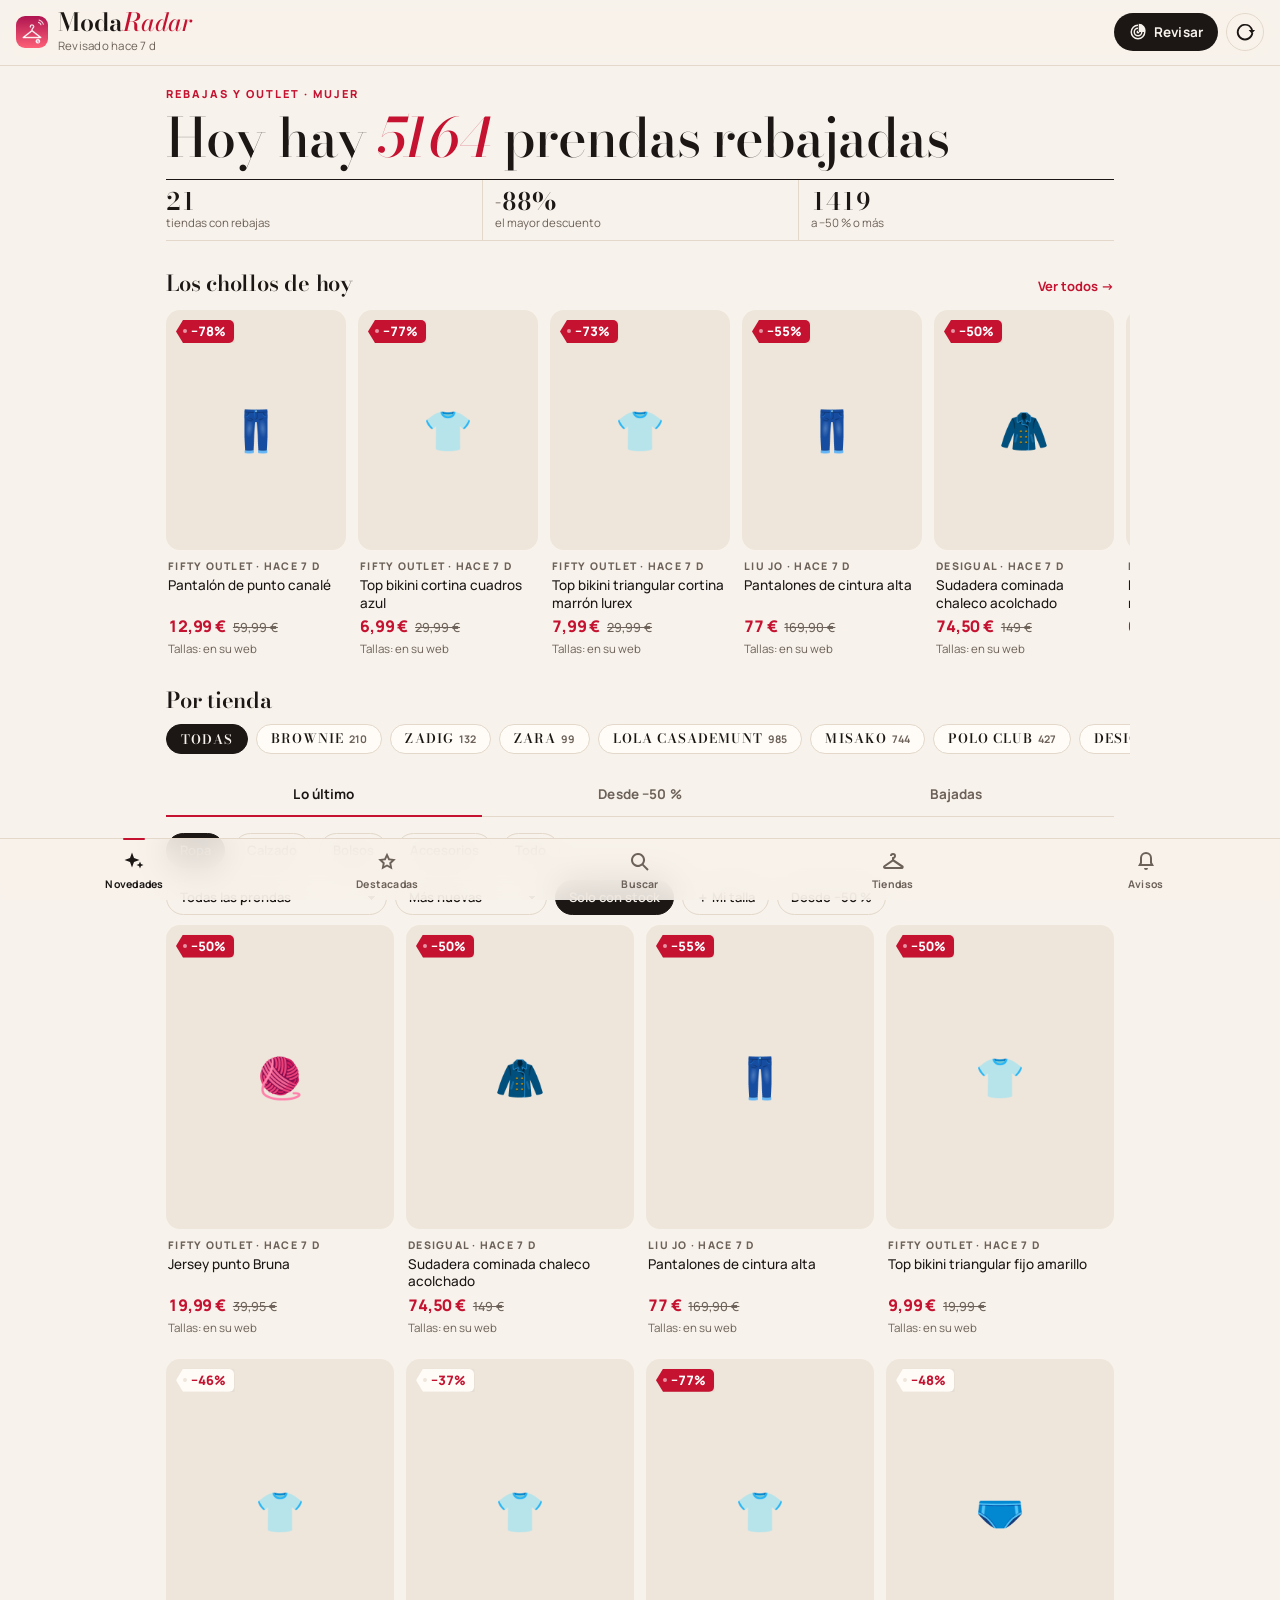
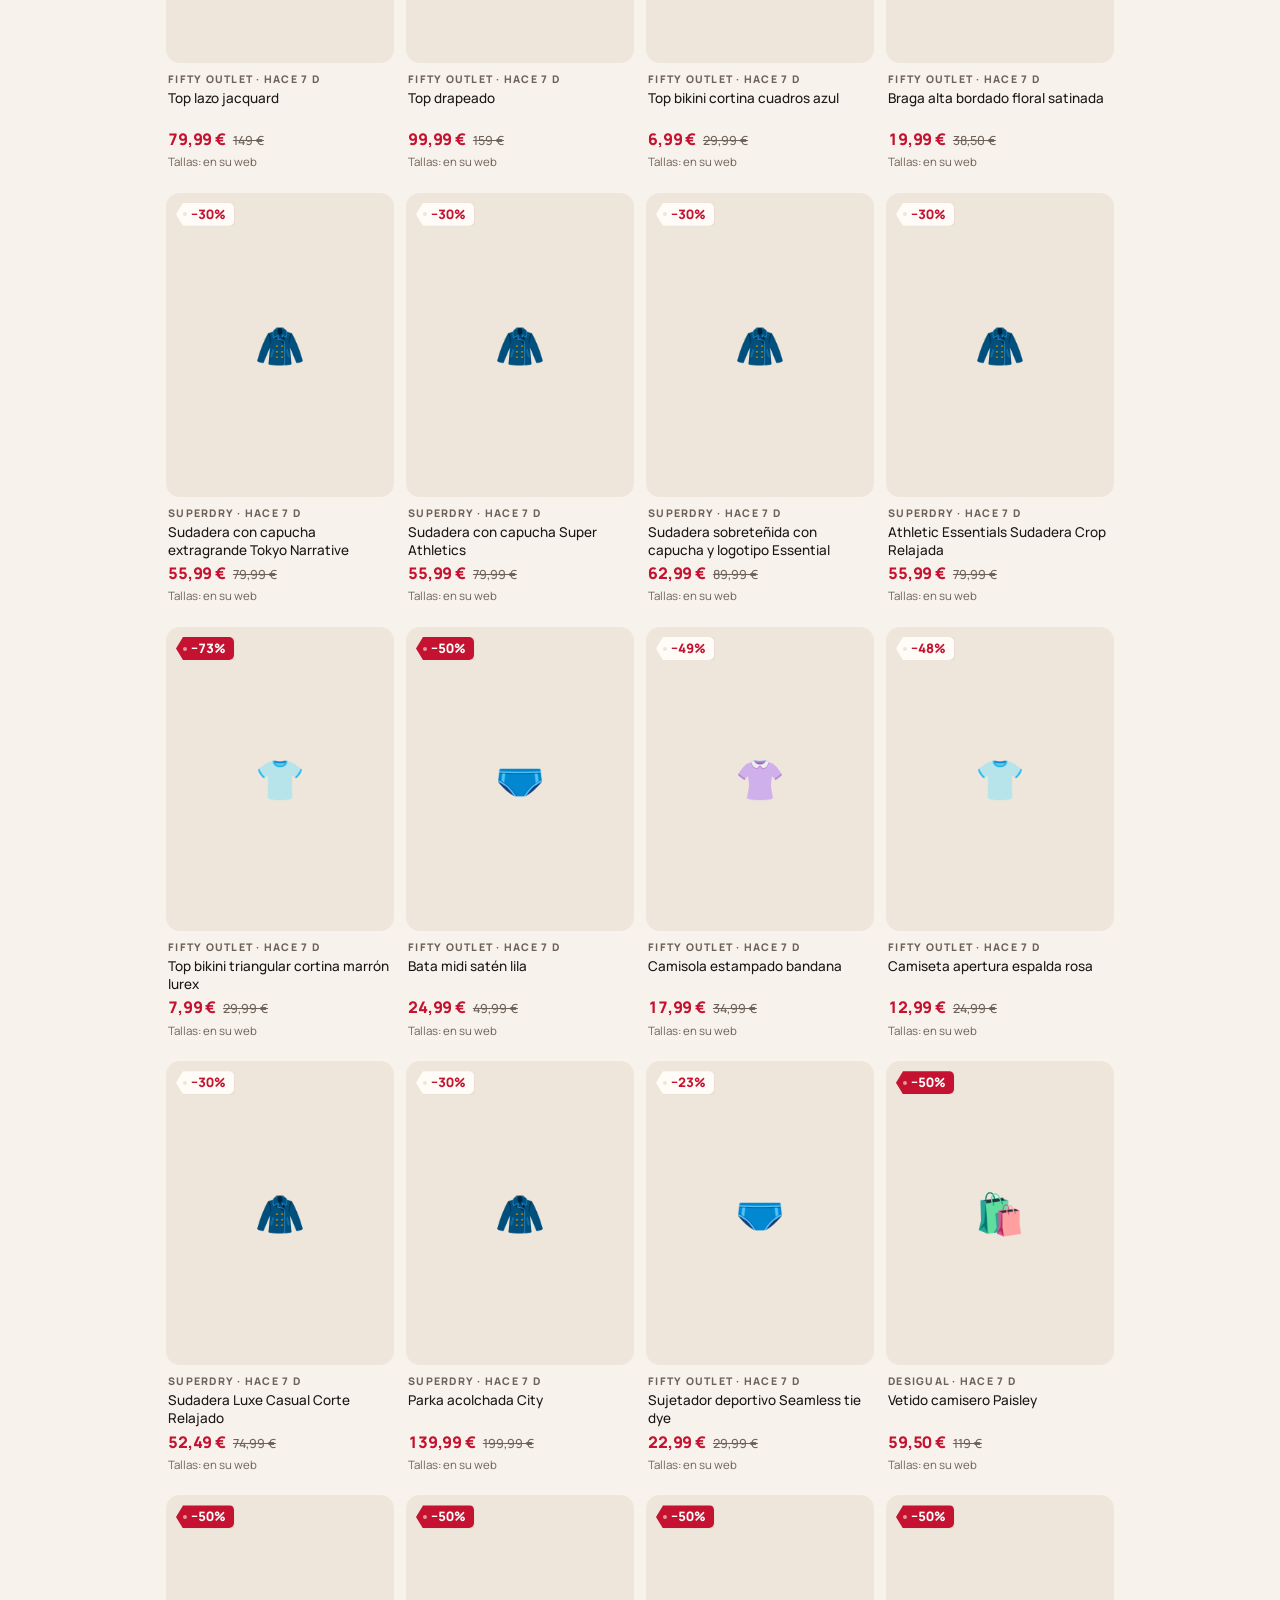
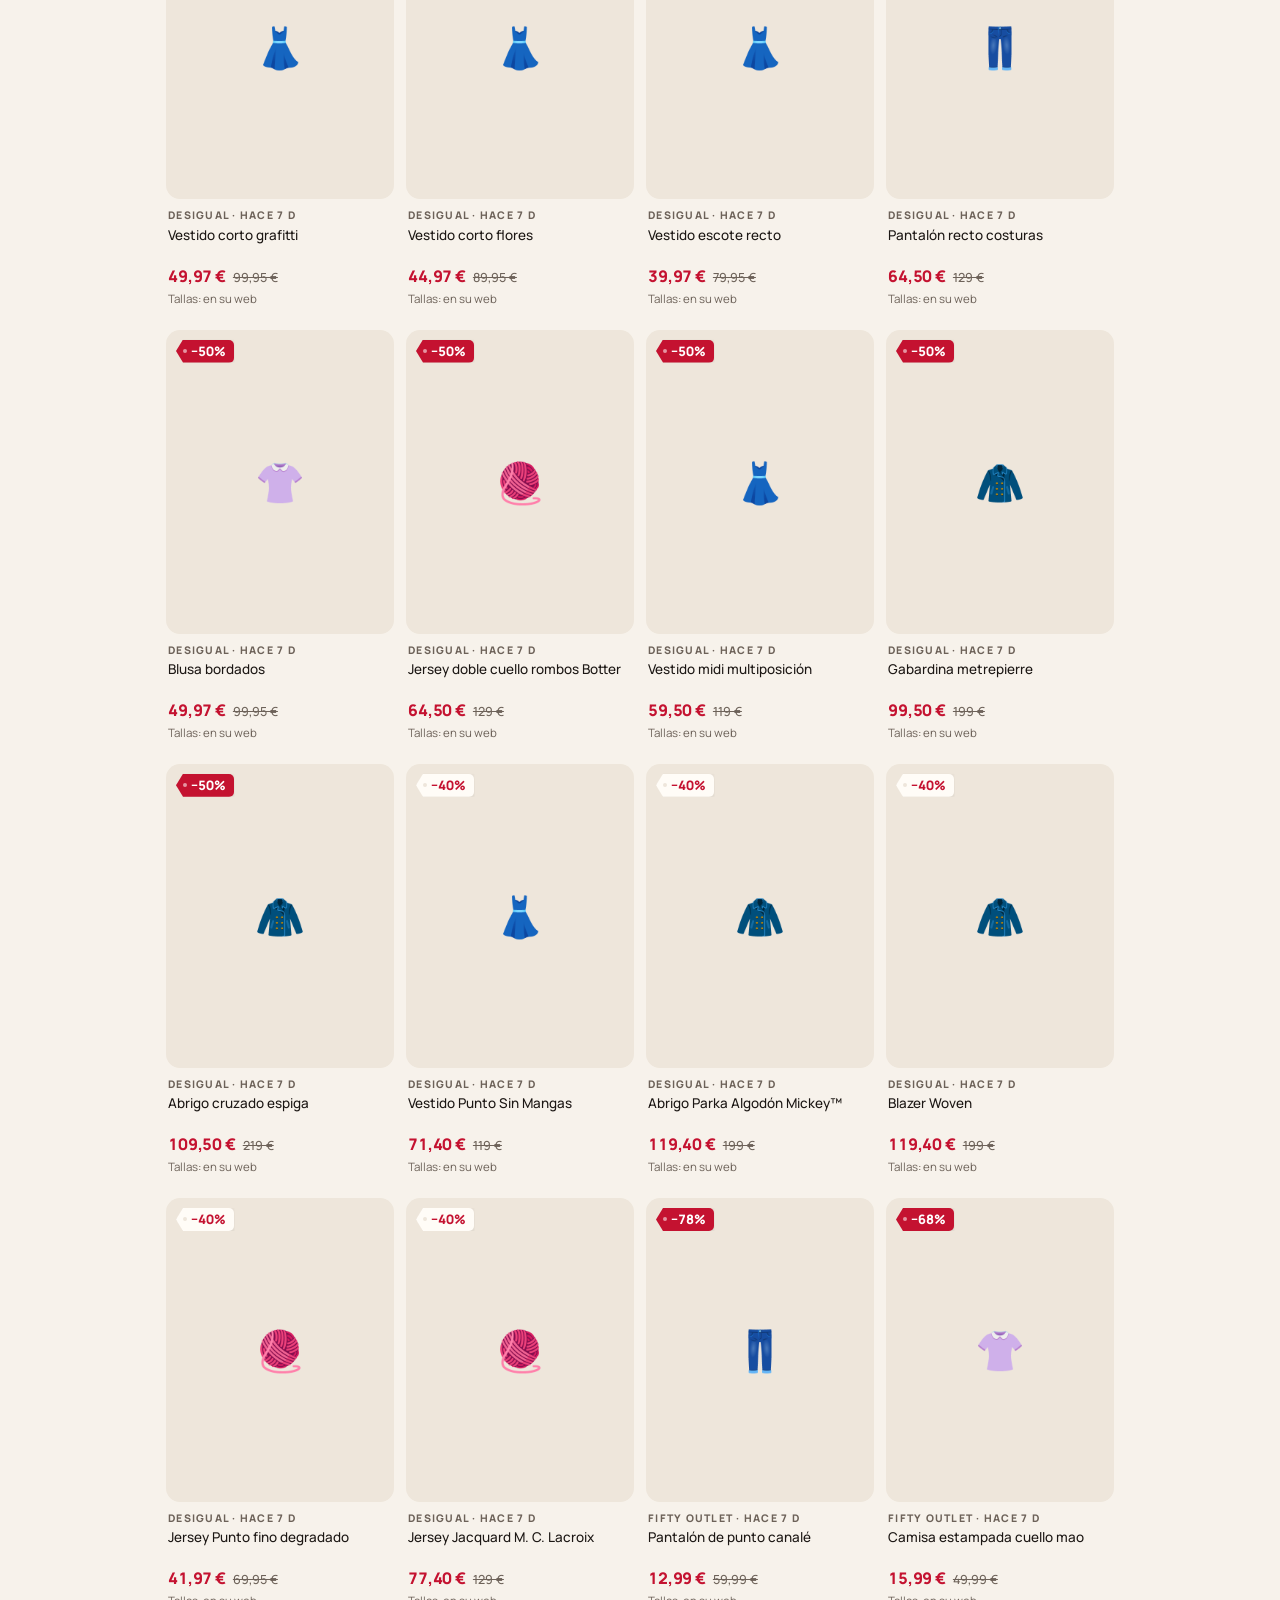
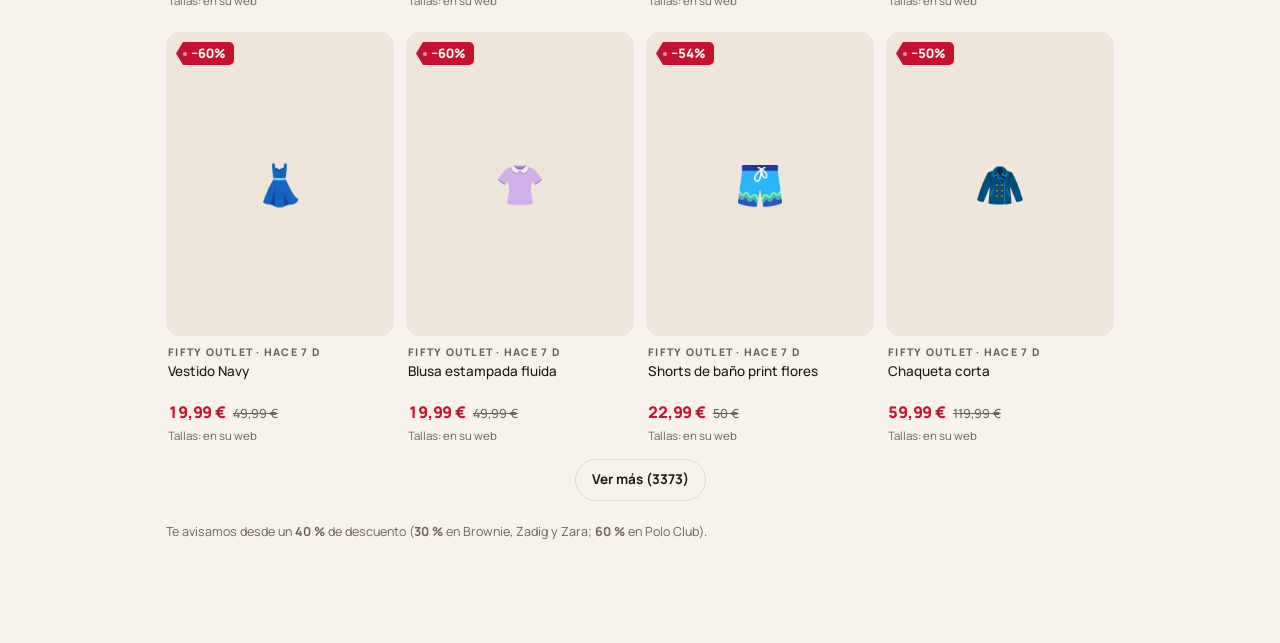
<file: docs/index.html>
<!doctype html>
<html lang="es">
<head>
  <meta charset="utf-8">
  <meta name="viewport" content="width=device-width, initial-scale=1, viewport-fit=cover">
  <title>ModaRadar</title>
  <meta name="description" content="Avisos de rebajas y outlet de moda mujer: Zara, Brownie, Zadig&amp;Voltaire y más tiendas.">
  <meta name="theme-color" content="#f7f2eb" media="(prefers-color-scheme: light)">
  <meta name="theme-color" content="#14100e" media="(prefers-color-scheme: dark)">
  <meta name="apple-mobile-web-app-capable" content="yes">
  <meta name="mobile-web-app-capable" content="yes">
  <meta name="apple-mobile-web-app-title" content="ModaRadar">
  <meta name="apple-mobile-web-app-status-bar-style" content="default">
  <meta name="format-detection" content="telephone=no">
  <link rel="manifest" href="manifest.webmanifest">
  <link rel="icon" type="image/png" sizes="192x192" href="icons/icon-192.png">
  <link rel="apple-touch-icon" href="icons/apple-touch-icon.png">
  <link rel="preconnect" href="https://fonts.googleapis.com">
  <link rel="preconnect" href="https://fonts.gstatic.com" crossorigin>
  <link rel="stylesheet" href="https://fonts.googleapis.com/css2?family=Bodoni+Moda:ital,opsz,wght@0,6..96,400..800;1,6..96,400..700&family=Manrope:wght@400;500;600;700;800&display=swap">
  <link rel="stylesheet" href="styles.css">
</head>
<body>
  <header class="topbar">
    <div class="brand">
      <img src="icons/icon-192.png" alt="" width="32" height="32">
      <div>
        <h1 class="wordmark">Moda<em>Radar</em></h1>
        <p id="updated" class="muted">Cargando…</p>
      </div>
    </div>
    <div class="top-actions">
      <button id="runnow" class="run-btn" aria-label="Revisar las tiendas ahora">
        <svg viewBox="0 0 24 24" width="18" height="18" aria-hidden="true"><path fill="currentColor" d="M12 2a10 10 0 1 0 10 10h-2a8 8 0 1 1-8-8V2Zm0 4a6 6 0 1 0 6 6h-2a4 4 0 1 1-4-4V6Zm0 4a2 2 0 1 0 2 2h-2v-2Zm1-8.9V12h8.9A9 9 0 0 0 13 1.1Z"/></svg>
        <span>Revisar</span>
      </button>
      <button id="refresh" class="icon-btn" aria-label="Recargar los datos">
        <svg viewBox="0 0 24 24" width="22" height="22" aria-hidden="true"><path fill="currentColor" d="M12 5a7 7 0 0 1 6.6 4.7h-2.6l3.5 4.3 3.5-4.3h-2.3A9 9 0 1 0 21 13h-2a7 7 0 1 1-7-8Z"/></svg>
      </button>
    </div>
  </header>
  <div id="toast" class="toast" role="status" aria-live="polite" hidden></div>

  <div id="install-hint" class="install-hint" hidden>
    <span>Instálala: pulsa <b>Compartir</b> <svg viewBox="0 0 24 24" width="16" height="16" aria-hidden="true"><path fill="currentColor" d="M12 2 7.5 6.5l1.4 1.4L11 5.8V15h2V5.8l2.1 2.1 1.4-1.4L12 2ZM5 10v10a2 2 0 0 0 2 2h10a2 2 0 0 0 2-2V10h-3v2h1v8H7v-8h1v-2H5Z"/></svg> y luego <b>Añadir a pantalla de inicio</b>.</span>
    <button class="link-btn" data-dismiss-install>Cerrar</button>
  </div>

  <main id="view" tabindex="-1">
    <div class="hero" aria-hidden="true"><div class="skel line short"></div><div class="skel line" style="height:38px;margin-top:14px"></div><div class="skel line" style="height:38px;width:70%"></div></div>
    <div class="grid" style="margin-top:28px" aria-hidden="true">
      <div><div class="skel media"></div><div class="skel line short"></div><div class="skel line"></div></div>
      <div><div class="skel media"></div><div class="skel line short"></div><div class="skel line"></div></div>
      <div><div class="skel media"></div><div class="skel line short"></div><div class="skel line"></div></div>
      <div><div class="skel media"></div><div class="skel line short"></div><div class="skel line"></div></div>
    </div>
  </main>

  <nav class="tabbar" role="tablist">
    <button role="tab" data-tab="novedades" aria-selected="true">
      <svg viewBox="0 0 24 24" aria-hidden="true"><path fill="currentColor" d="M10 2.5 12 8l5.5 2-5.5 2-2 5.5L8 12l-5.5-2L8 8l2-5.5Zm8 9 1 2.5 2.5 1-2.5 1-1 2.5-1-2.5-2.5-1 2.5-1 1-2.5Z"/></svg>
      <span>Novedades</span>
    </button>
    <button role="tab" data-tab="destacadas" aria-selected="false">
      <svg viewBox="0 0 24 24" aria-hidden="true"><path fill="currentColor" d="m12 2.8 2.7 5.6 6.1.8-4.5 4.2 1.1 6.1L12 16.6l-5.4 2.9 1.1-6.1-4.5-4.2 6.1-.8L12 2.8Zm0 4.5-1.4 2.9-3.2.4 2.4 2.2-.6 3.2 2.8-1.5 2.8 1.5-.6-3.2 2.4-2.2-3.2-.4L12 7.3Z"/></svg>
      <span>Destacadas</span>
    </button>
    <button role="tab" data-tab="buscar" aria-selected="false">
      <svg viewBox="0 0 24 24" aria-hidden="true"><path fill="currentColor" d="M10 3a7 7 0 0 1 5.6 11.2l5.1 5.1-1.4 1.4-5.1-5.1A7 7 0 1 1 10 3Zm0 2a5 5 0 1 0 0 10 5 5 0 0 0 0-10Z"/></svg>
      <span>Buscar</span>
    </button>
    <button role="tab" data-tab="tiendas" aria-selected="false">
      <svg viewBox="0 0 24 24" aria-hidden="true"><path fill="currentColor" d="M12 3a3 3 0 0 1 3 3c0 1.2-.7 2.2-1.7 2.7l-.3.1v.6l8.2 5.6A2 2 0 0 1 20.1 19H3.9a2 2 0 0 1-1.1-3.6L11 9.8V8a1 1 0 0 1 .7-1A1 1 0 1 0 11 6H9a3 3 0 0 1 3-3Zm0 8.5L4 17h16l-8-5.5Z"/></svg>
      <span>Tiendas</span>
    </button>
    <button role="tab" data-tab="avisos" aria-selected="false">
      <svg viewBox="0 0 24 24" aria-hidden="true"><path fill="currentColor" d="M12 2a6 6 0 0 1 6 6v4.6l2 3.4H4l2-3.4V8a6 6 0 0 1 6-6Zm0 2a4 4 0 0 0-4 4v5.2L7.5 14h9l-.5-.8V8a4 4 0 0 0-4-4Zm-2 14h4a2 2 0 0 1-4 0Z"/></svg>
      <span>Avisos</span>
    </button>
  </nav>

  <script src="app.js" defer></script>
</body>
</html>
</file>
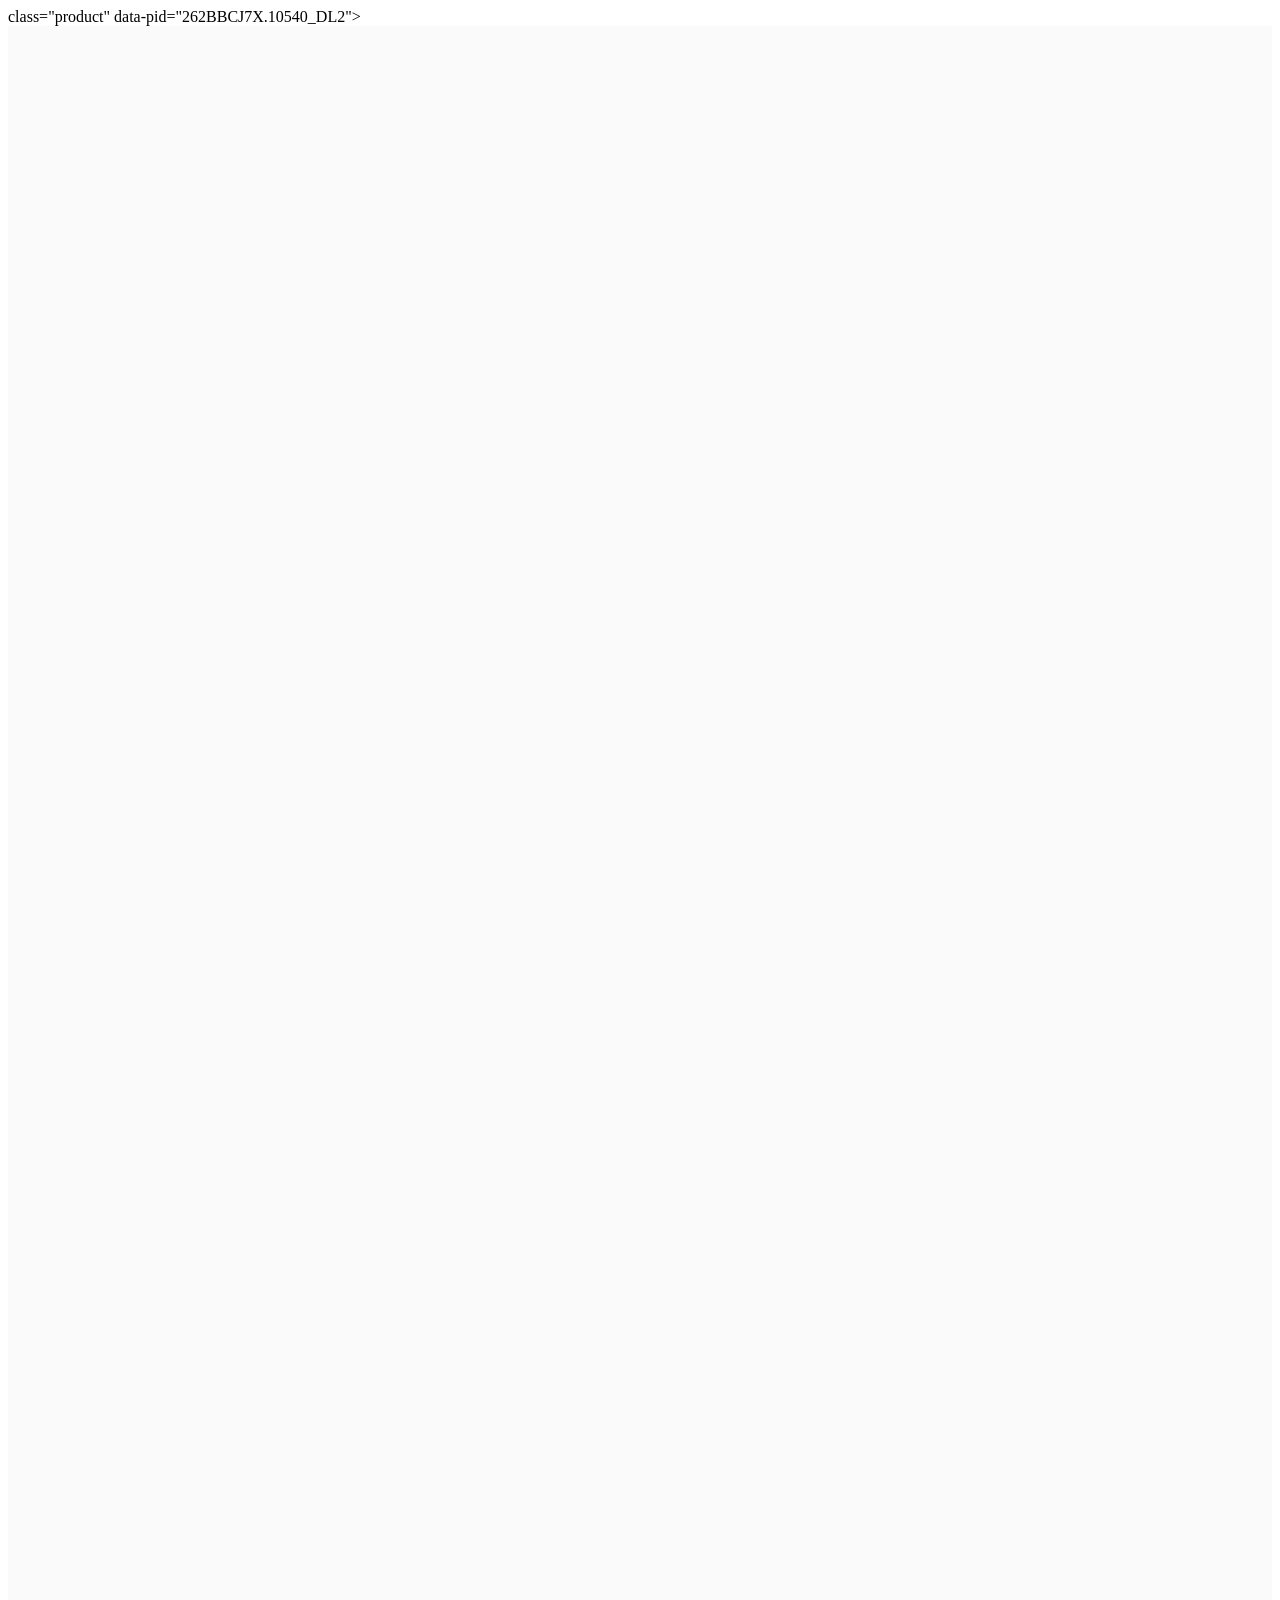
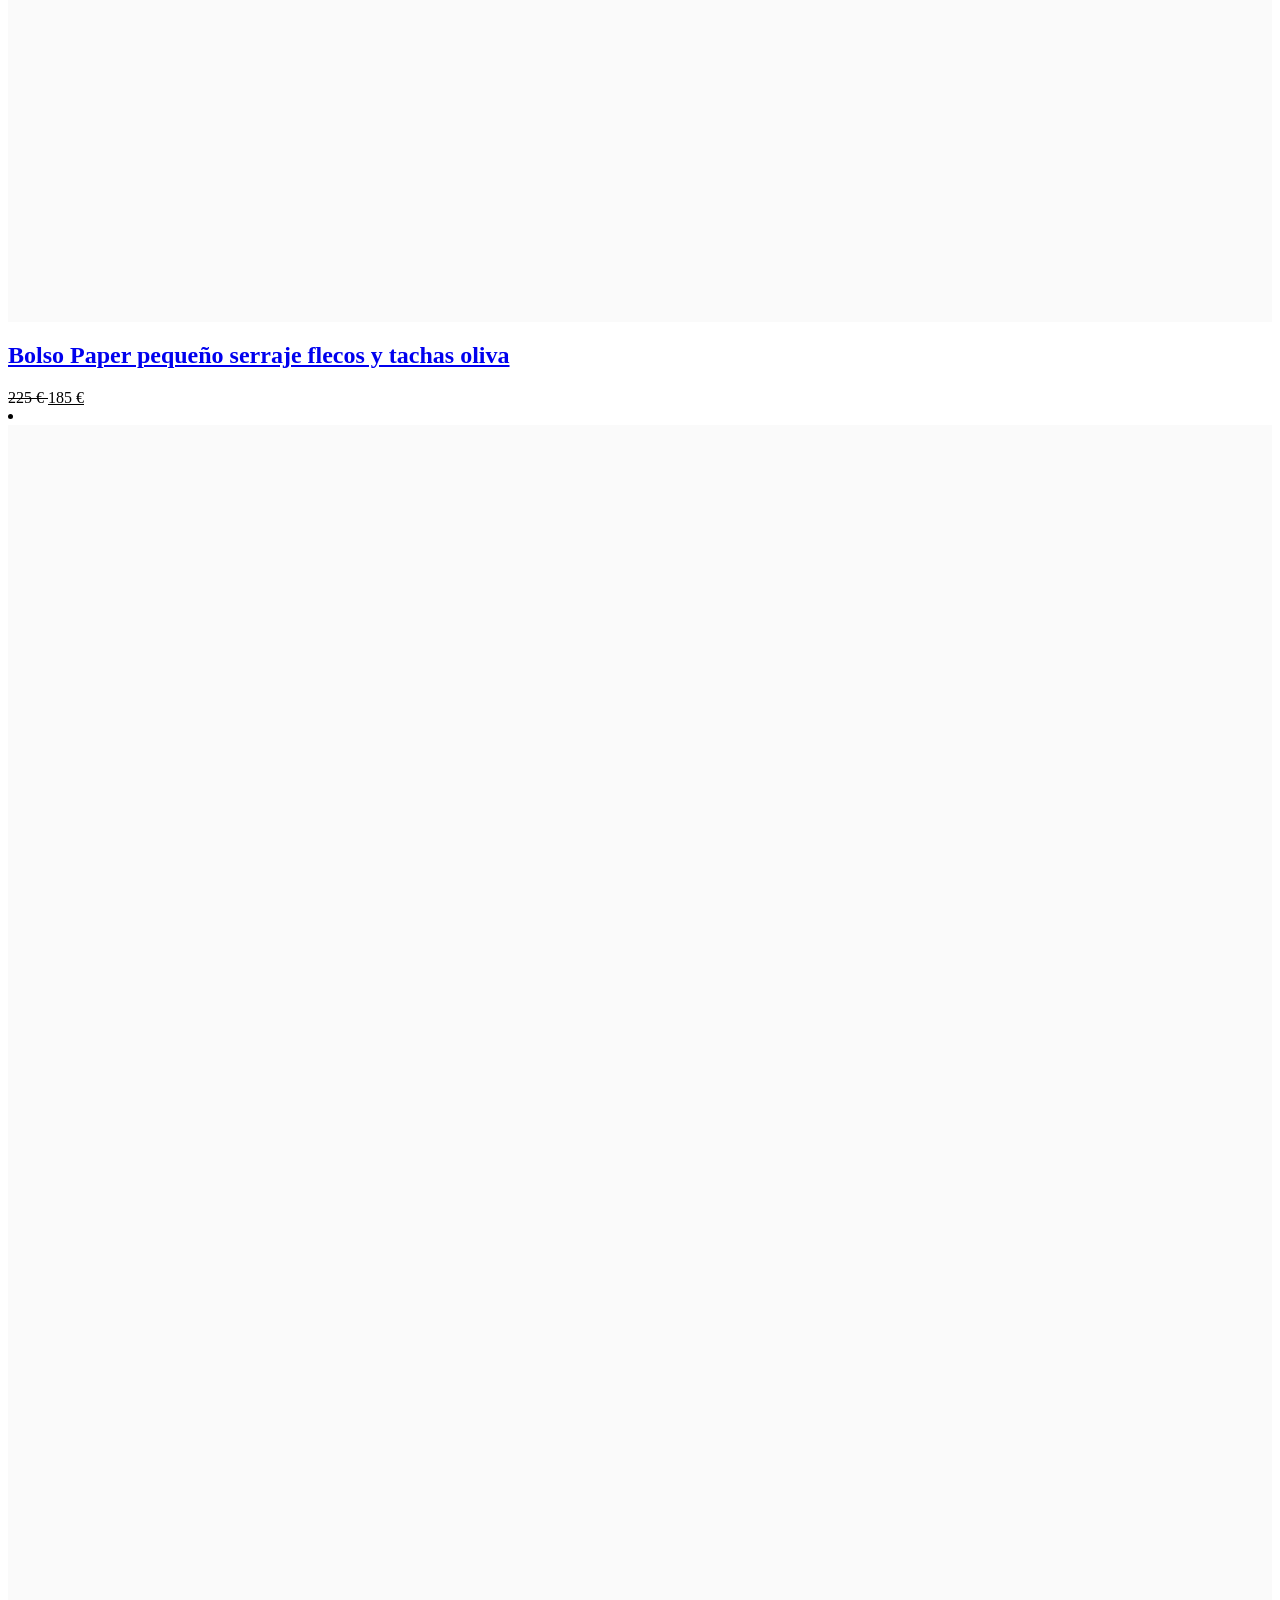
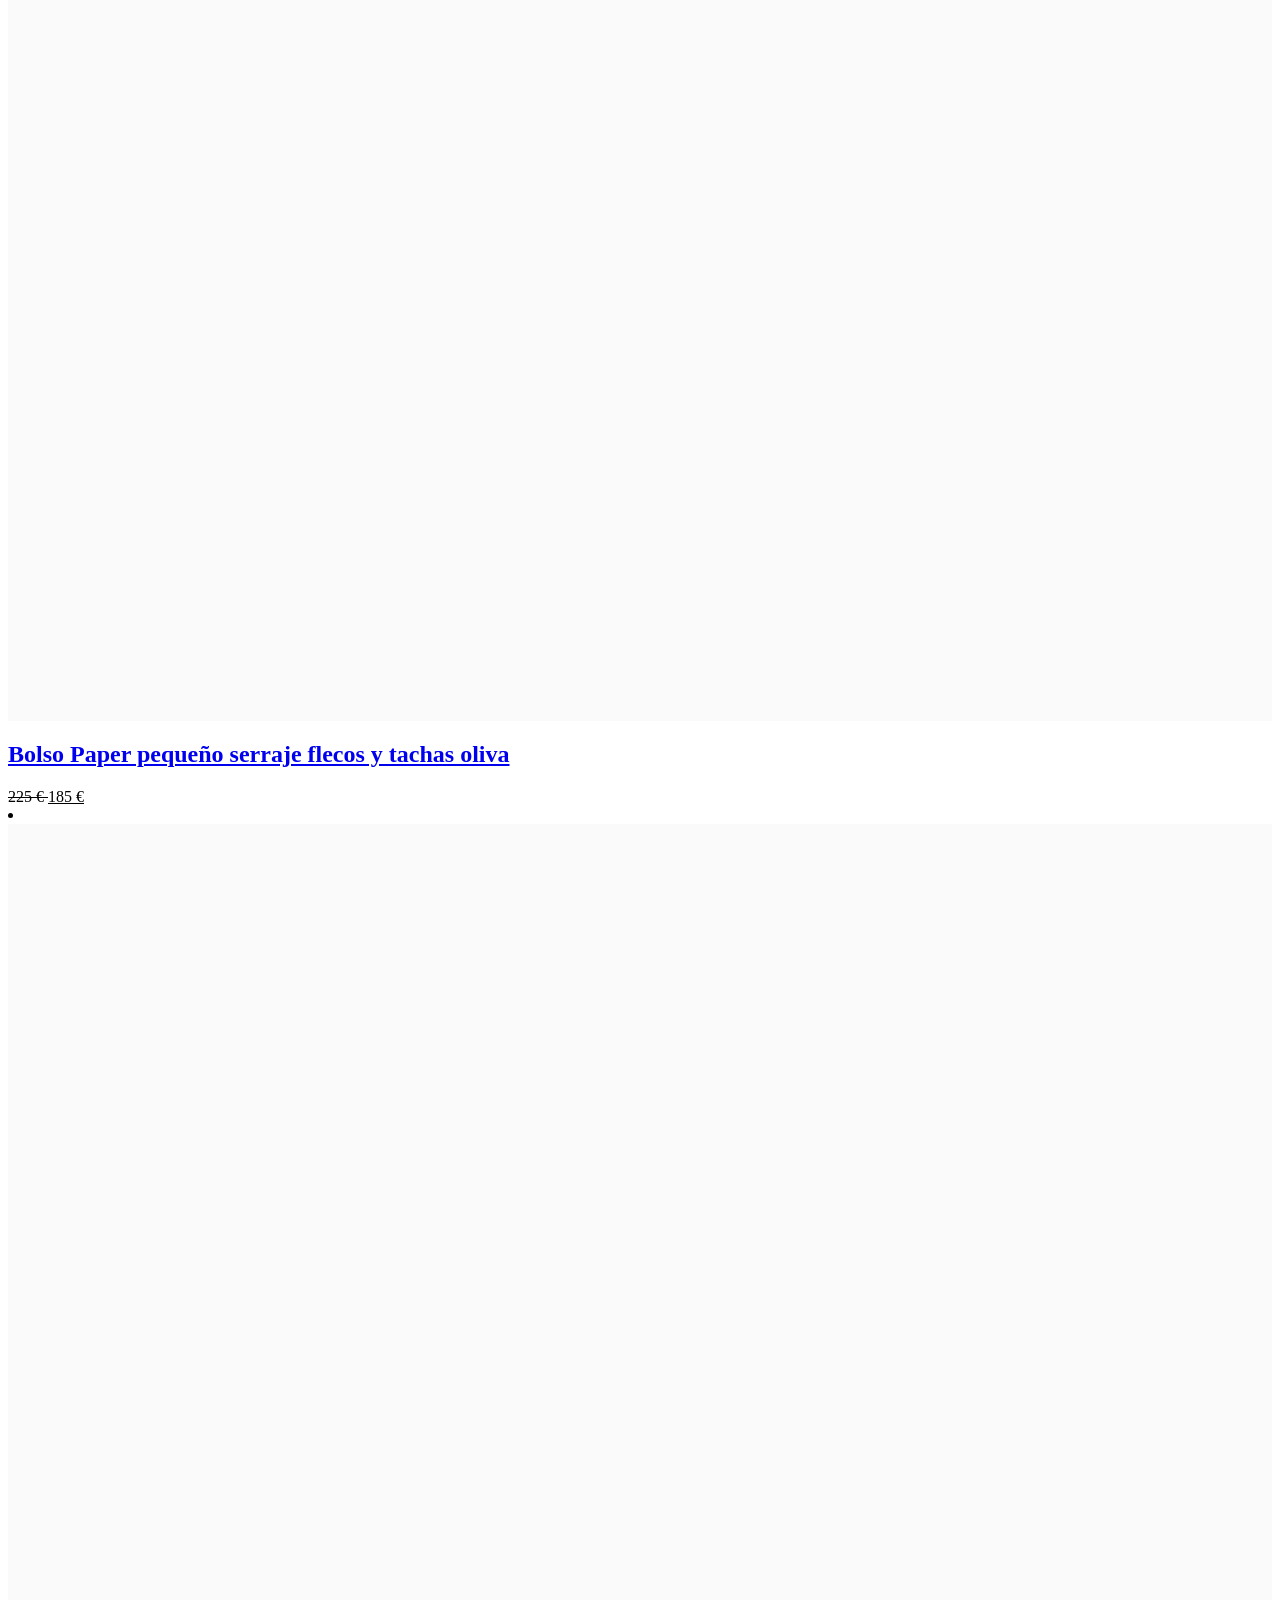
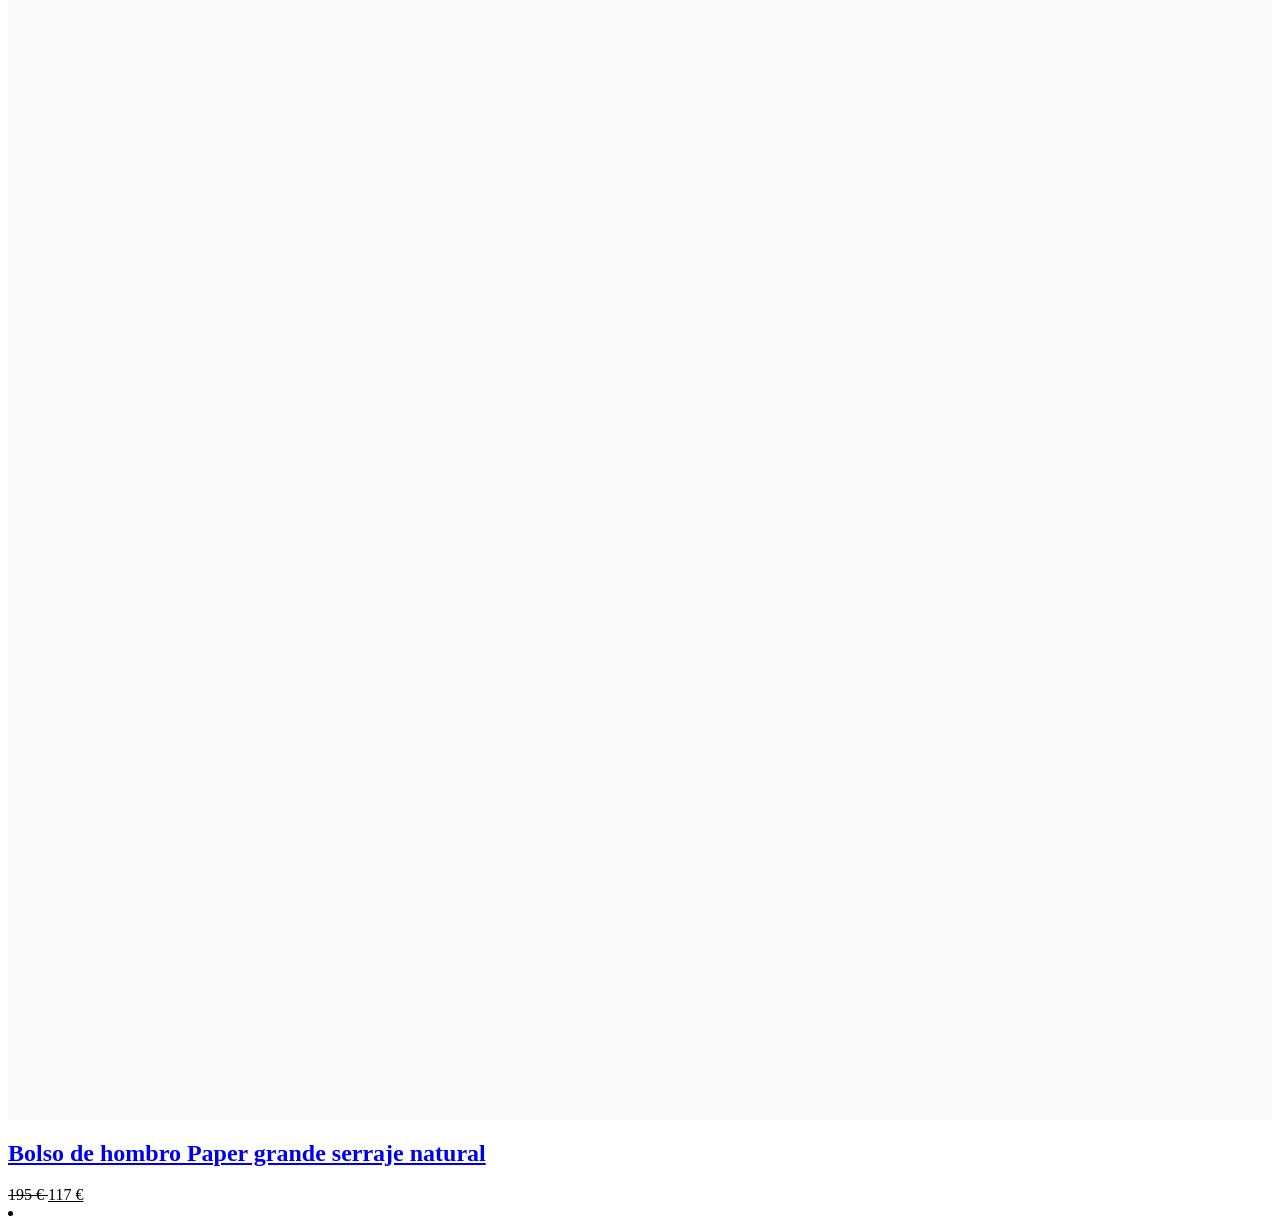
<file: tests/fixtures/sfcc_bimba.html>
<html><body><div class="grid">class="product" data-pid="262BBCJ7X.10540_DL2">
    <article itemscope="itemscope" itemtype="http://schema.org/Product" class="base-product-tile product-tile vue-product-tile">
    <!-- dwMarker="product" dwContentID="06ba63c0dc6d545f948f59169f" -->
    <script type="application/json">
        {"product": {"uuid": "06ba63c0dc6d545f948f59169f","id": "262BBCJ7X.10540_DL2","productName": "Bolso Paper pequeño serraje flecos y tachas oliva","productType": "variationGroup","brand": null,"price": {"sales":{"value":185,"currency":"EUR","formatted":"185 €","decimalPrice":"185.00","price":"185 €","floatPrice":185},"list":{"value":225,"currency":"EUR","formatted":"225 €","decimalPrice":"225.00","price":"225 €","floatPrice":225},"priorBestPrice":null,"additionalInfo":null,"discount":15},"rating": 3.6,"variationAttributes": [{"attributeId":"color","id":"color","swatchable":true,"values":[{"id":"10540","description":null,"displayValue":"OLIVA","value":"10540","selectable":true,"selected":true,"images":{"swatch":[{"alt":null,"url":"/on/demandware.static/-/Sites-byl-master-catalog/default/dwc8f6b2b4/images/26/2/B/262BBCJ7X_10540_C_1.jpg","title":null}]},"url":"/es_es/bolso-paper-pequeno-serraje-flecos-y-tachas-oliva-262BBCJ7X.10540_DL2.html","assignedToSiteCatalog":true,"bylImages":{"swatch-small":[{"alt":"Bolso Paper pequeño serraje flecos y tachas oliva","url":"https://www.bimbaylola.com/dw/image/v2/BDXG_PRD/on/demandware.static/-/Sites-byl-master-catalog/default/dwc8f6b2b4/images/26/2/B/262BBCJ7X_10540_C_1.jpg?sw=20&sh=20"}]}}]},{"attributeId":"size","id":"size","swatchable":false,"values":[{"id":"UN","description":null,"displayValue":"UN","value":"UN","selectable":true,"selected":false,"url":"/on/demandware.store/Sites-byl-es-Site/es_ES/Product-Variation?dwvar_262BBCJ7X.10540UN_byl_doublelook=2&dwvar_262BBCJ7X.10540UN_color=10540&dwvar_262BBCJ7X.10540UN_size=UN&pid=262BBCJ7X.10540UN&quantity=1"}]}],"longDescription": "Bolso Paper\nExterior de serraje\nEstructura blanda\nTamaño pequeño\nMedidas aproximadas: 28,5 x 18 x 9 cm\nBandolera regulable\nLogo metálico BIMBA Y LOLA\nAcabados metálicos en tono plateado\nCierre con tira de piel\nBolsillo interior \nInterior con logo grabado BIMBA Y LOLA","shortDescription": "Bolso Paper\nExterior de serraje\nEstructura blanda\nTamaño pequeño\nMedidas aproximadas: 28,5 x 18 x 9 cm\nBandolera regulable\nLogo metálico BIMBA Y LOLA\nAcabados metálicos en tono plateado\nCierre con tira de piel\nBolsillo interior \nInterior con logo grabado BIMBA Y LOLA","bylComingSoon": false,"bylOnlineExclusive": false,"bylColorOrder": null,"bylColorsHidden": false,"parentCategoryName": "categorizacion refes padre","subCategoryName": null,"bylCustomTag": null,"parentVariationGroup": {},"bylAppExclusive": false,"bylWannaUrl": null,"bylActionableLink": null,"bylStockAlertEnabled": true,"bylImages": {"medium":[{"alt":"Bolso Paper pequeño serraje flecos y tachas oliva","url":"https://www.bimbaylola.com/dw/image/v2/BDXG_PRD/on/demandware.static/-/Sites-byl-master-catalog/default/dwbd1196c8/images/26/2/B/262BBCJ7X_10540_DL2_L_1.jpg?sw=450&sh=675"},{"alt":"Bolso Paper pequeño serraje flecos y tachas oliva","url":"https://www.bimbaylola.com/dw/image/v2/BDXG_PRD/on/demandware.static/-/Sites-byl-master-catalog/default/dw0b89e309/images/26/2/B/262BBCJ7X_10540_DL2_LH_2.jpg?sw=450&sh=675"},{"alt":"Bolso Paper pequeño serraje flecos y tachas oliva","url":"https://www.bimbaylola.com/dw/image/v2/BDXG_PRD/on/demandware.static/-/Sites-byl-master-catalog/default/dwfafbee2f/images/26/2/B/262BBCJ7X_10540_DL2_LH_4.jpg?sw=450&sh=675"},{"alt":"Bolso Paper pequeño serraje flecos y tachas oliva","url":"https://www.bimbaylola.com/dw/image/v2/BDXG_PRD/on/demandware.static/-/Sites-byl-master-catalog/default/dw20e4c356/images/26/2/B/262BBCJ7X_10540_DL2_LH_5.jpg?sw=450&sh=675"},{"alt":"Bolso Paper pequeño serraje flecos y tachas oliva","url":"https://www.bimbaylola.com/dw/image/v2/BDXG_PRD/on/demandware.static/-/Sites-byl-master-catalog/default/dwcb74f5d9/images/26/2/B/262BBCJ7X_10540_DL2_LH_8.jpg?sw=450&sh=675"}],"placeholder":[{"alt":"Bolso Paper pequeño serraje flecos y tachas oliva","url":"https://www.bimbaylola.com/dw/image/v2/BDXG_PRD/on/demandware.static/-/Sites-byl-master-catalog/default/dwbd1196c8/images/26/2/B/262BBCJ7X_10540_DL2_L_1.jpg?sw=90&sh=135"},{"alt":"Bolso Paper pequeño serraje flecos y tachas oliva","url":"https://www.bimbaylola.com/dw/image/v2/BDXG_PRD/on/demandware.static/-/Sites-byl-master-catalog/default/dw0b89e309/images/26/2/B/262BBCJ7X_10540_DL2_LH_2.jpg?sw=90&sh=135"},{"alt":"Bolso Paper pequeño serraje flecos y tachas oliva","url":"https://www.bimbaylola.com/dw/image/v2/BDXG_PRD/on/demandware.static/-/Sites-byl-master-catalog/default/dwfafbee2f/images/26/2/B/262BBCJ7X_10540_DL2_LH_4.jpg?sw=90&sh=135"},{"alt":"Bolso Paper pequeño serraje flecos y tachas oliva","url":"https://www.bimbaylola.com/dw/image/v2/BDXG_PRD/on/demandware.static/-/Sites-byl-master-catalog/default/dw20e4c356/images/26/2/B/262BBCJ7X_10540_DL2_LH_5.jpg?sw=90&sh=135"},{"alt":"Bolso Paper pequeño serraje flecos y tachas oliva","url":"https://www.bimbaylola.com/dw/image/v2/BDXG_PRD/on/demandware.static/-/Sites-byl-master-catalog/default/dwcb74f5d9/images/26/2/B/262BBCJ7X_10540_DL2_LH_8.jpg?sw=90&sh=135"}],"plp.200":[{"alt":"Bolso Paper pequeño serraje flecos y tachas oliva","url":"https://www.bimbaylola.com/dw/image/v2/BDXG_PRD/on/demandware.static/-/Sites-byl-master-catalog/default/dwbd1196c8/images/26/2/B/262BBCJ7X_10540_DL2_L_1.jpg?sw=200"},{"alt":"Bolso Paper pequeño serraje flecos y tachas oliva","url":"https://www.bimbaylola.com/dw/image/v2/BDXG_PRD/on/demandware.static/-/Sites-byl-master-catalog/default/dw0b89e309/images/26/2/B/262BBCJ7X_10540_DL2_LH_2.jpg?sw=200"},{"alt":"Bolso Paper pequeño serraje flecos y tachas oliva","url":"https://www.bimbaylola.com/dw/image/v2/BDXG_PRD/on/demandware.static/-/Sites-byl-master-catalog/default/dwfafbee2f/images/26/2/B/262BBCJ7X_10540_DL2_LH_4.jpg?sw=200"},{"alt":"Bolso Paper pequeño serraje flecos y tachas oliva","url":"https://www.bimbaylola.com/dw/image/v2/BDXG_PRD/on/demandware.static/-/Sites-byl-master-catalog/default/dw20e4c356/images/26/2/B/262BBCJ7X_10540_DL2_LH_5.jpg?sw=200"},{"alt":"Bolso Paper pequeño serraje flecos y tachas oliva","url":"https://www.bimbaylola.com/dw/image/v2/BDXG_PRD/on/demandware.static/-/Sites-byl-master-catalog/default/dwcb74f5d9/images/26/2/B/262BBCJ7X_10540_DL2_LH_8.jpg?sw=200"}],"plp.400":[{"alt":"Bolso Paper pequeño serraje flecos y tachas oliva","url":"https://www.bimbaylola.com/dw/image/v2/BDXG_PRD/on/demandware.static/-/Sites-byl-master-catalog/default/dwbd1196c8/images/26/2/B/262BBCJ7X_10540_DL2_L_1.jpg?sw=400"},{"alt":"Bolso Paper pequeño serraje flecos y tachas oliva","url":"https://www.bimbaylola.com/dw/image/v2/BDXG_PRD/on/demandware.static/-/Sites-byl-master-catalog/default/dw0b89e309/images/26/2/B/262BBCJ7X_10540_DL2_LH_2.jpg?sw=400"},{"alt":"Bolso Paper pequeño serraje flecos y tachas oliva","url":"https://www.bimbaylola.com/dw/image/v2/BDXG_PRD/on/demandware.static/-/Sites-byl-master-catalog/default/dwfafbee2f/images/26/2/B/262BBCJ7X_10540_DL2_LH_4.jpg?sw=400"},{"alt":"Bolso Paper pequeño serraje flecos y tachas oliva","url":"https://www.bimbaylola.com/dw/image/v2/BDXG_PRD/on/demandware.static/-/Sites-byl-master-catalog/default/dw20e4c356/images/26/2/B/262BBCJ7X_10540_DL2_LH_5.jpg?sw=400"},{"alt":"Bolso Paper pequeño serraje flecos y tachas oliva","url":"https://www.bimbaylola.com/dw/image/v2/BDXG_PRD/on/demandware.static/-/Sites-byl-master-catalog/default/dwcb74f5d9/images/26/2/B/262BBCJ7X_10540_DL2_LH_8.jpg?sw=400"}],"plp.600":[{"alt":"Bolso Paper pequeño serraje flecos y tachas oliva","url":"https://www.bimbaylola.com/dw/image/v2/BDXG_PRD/on/demandware.static/-/Sites-byl-master-catalog/default/dwbd1196c8/images/26/2/B/262BBCJ7X_10540_DL2_L_1.jpg?sw=600"},{"alt":"Bolso Paper pequeño serraje flecos y tachas oliva","url":"https://www.bimbaylola.com/dw/image/v2/BDXG_PRD/on/demandware.static/-/Sites-byl-master-catalog/default/dw0b89e309/images/26/2/B/262BBCJ7X_10540_DL2_LH_2.jpg?sw=600"},{"alt":"Bolso Paper pequeño serraje flecos y tachas oliva","url":"https://www.bimbaylola.com/dw/image/v2/BDXG_PRD/on/demandware.static/-/Sites-byl-master-catalog/default/dwfafbee2f/images/26/2/B/262BBCJ7X_10540_DL2_LH_4.jpg?sw=600"},{"alt":"Bolso Paper pequeño serraje flecos y tachas oliva","url":"https://www.bimbaylola.com/dw/image/v2/BDXG_PRD/on/demandware.static/-/Sites-byl-master-catalog/default/dw20e4c356/images/26/2/B/262BBCJ7X_10540_DL2_LH_5.jpg?sw=600"},{"alt":"Bolso Paper pequeño serraje flecos y tachas oliva","url":"https://www.bimbaylola.com/dw/image/v2/BDXG_PRD/on/demandware.static/-/Sites-byl-master-catalog/default/dwcb74f5d9/images/26/2/B/262BBCJ7X_10540_DL2_LH_8.jpg?sw=600"}],"plp.800":[{"alt":"Bolso Paper pequeño serraje flecos y tachas oliva","url":"https://www.bimbaylola.com/dw/image/v2/BDXG_PRD/on/demandware.static/-/Sites-byl-master-catalog/default/dwbd1196c8/images/26/2/B/262BBCJ7X_10540_DL2_L_1.jpg?sw=800"},{"alt":"Bolso Paper pequeño serraje flecos y tachas oliva","url":"https://www.bimbaylola.com/dw/image/v2/BDXG_PRD/on/demandware.static/-/Sites-byl-master-catalog/default/dw0b89e309/images/26/2/B/262BBCJ7X_10540_DL2_LH_2.jpg?sw=800"},{"alt":"Bolso Paper pequeño serraje flecos y tachas oliva","url":"https://www.bimbaylola.com/dw/image/v2/BDXG_PRD/on/demandware.static/-/Sites-byl-master-catalog/default/dwfafbee2f/images/26/2/B/262BBCJ7X_10540_DL2_LH_4.jpg?sw=800"},{"alt":"Bolso Paper pequeño serraje flecos y tachas oliva","url":"https://www.bimbaylola.com/dw/image/v2/BDXG_PRD/on/demandware.static/-/Sites-byl-master-catalog/default/dw20e4c356/images/26/2/B/262BBCJ7X_10540_DL2_LH_5.jpg?sw=800"},{"alt":"Bolso Paper pequeño serraje flecos y tachas oliva","url":"https://www.bimbaylola.com/dw/image/v2/BDXG_PRD/on/demandware.static/-/Sites-byl-master-catalog/default/dwcb74f5d9/images/26/2/B/262BBCJ7X_10540_DL2_LH_8.jpg?sw=800"}],"plp.1200":[{"alt":"Bolso Paper pequeño serraje flecos y tachas oliva","url":"https://www.bimbaylola.com/dw/image/v2/BDXG_PRD/on/demandware.static/-/Sites-byl-master-catalog/default/dwbd1196c8/images/26/2/B/262BBCJ7X_10540_DL2_L_1.jpg?sw=1200"},{"alt":"Bolso Paper pequeño serraje flecos y tachas oliva","url":"https://www.bimbaylola.com/dw/image/v2/BDXG_PRD/on/demandware.static/-/Sites-byl-master-catalog/default/dw0b89e309/images/26/2/B/262BBCJ7X_10540_DL2_LH_2.jpg?sw=1200"},{"alt":"Bolso Paper pequeño serraje flecos y tachas oliva","url":"https://www.bimbaylola.com/dw/image/v2/BDXG_PRD/on/demandware.static/-/Sites-byl-master-catalog/default/dwfafbee2f/images/26/2/B/262BBCJ7X_10540_DL2_LH_4.jpg?sw=1200"},{"alt":"Bolso Paper pequeño serraje flecos y tachas oliva","url":"https://www.bimbaylola.com/dw/image/v2/BDXG_PRD/on/demandware.static/-/Sites-byl-master-catalog/default/dw20e4c356/images/26/2/B/262BBCJ7X_10540_DL2_LH_5.jpg?sw=1200"},{"alt":"Bolso Paper pequeño serraje flecos y tachas oliva","url":"https://www.bimbaylola.com/dw/image/v2/BDXG_PRD/on/demandware.static/-/Sites-byl-master-catalog/default/dwcb74f5d9/images/26/2/B/262BBCJ7X_10540_DL2_LH_8.jpg?sw=1200"}],"plp.placeholder":[{"alt":"Bolso Paper pequeño serraje flecos y tachas oliva","url":"https://www.bimbaylola.com/dw/image/v2/BDXG_PRD/on/demandware.static/-/Sites-byl-master-catalog/default/dwbd1196c8/images/26/2/B/262BBCJ7X_10540_DL2_L_1.jpg?sw=90"},{"alt":"Bolso Paper pequeño serraje flecos y tachas oliva","url":"https://www.bimbaylola.com/dw/image/v2/BDXG_PRD/on/demandware.static/-/Sites-byl-master-catalog/default/dw0b89e309/images/26/2/B/262BBCJ7X_10540_DL2_LH_2.jpg?sw=90"},{"alt":"Bolso Paper pequeño serraje flecos y tachas oliva","url":"https://www.bimbaylola.com/dw/image/v2/BDXG_PRD/on/demandware.static/-/Sites-byl-master-catalog/default/dwfafbee2f/images/26/2/B/262BBCJ7X_10540_DL2_LH_4.jpg?sw=90"},{"alt":"Bolso Paper pequeño serraje flecos y tachas oliva","url":"https://www.bimbaylola.com/dw/image/v2/BDXG_PRD/on/demandware.static/-/Sites-byl-master-catalog/default/dw20e4c356/images/26/2/B/262BBCJ7X_10540_DL2_LH_5.jpg?sw=90"},{"alt":"Bolso Paper pequeño serraje flecos y tachas oliva","url":"https://www.bimbaylola.com/dw/image/v2/BDXG_PRD/on/demandware.static/-/Sites-byl-master-catalog/default/dwcb74f5d9/images/26/2/B/262BBCJ7X_10540_DL2_LH_8.jpg?sw=90"}],"plp-full-width.800":[{"alt":"Bolso Paper pequeño serraje flecos y tachas oliva","url":"https://www.bimbaylola.com/dw/image/v2/BDXG_PRD/on/demandware.static/-/Sites-byl-master-catalog/default/dwd45c304a/images/26/2/B/262BBCJ7X_10540_DL2_ML_1.jpg?sw=800"},{"alt":"Bolso Paper pequeño serraje flecos y tachas oliva","url":"https://www.bimbaylola.com/dw/image/v2/BDXG_PRD/on/demandware.static/-/Sites-byl-master-catalog/default/dwea155601/images/26/2/B/262BBCJ7X_10540_DL2_MLH_2.jpg?sw=800"},{"alt":"Bolso Paper pequeño serraje flecos y tachas oliva","url":"https://www.bimbaylola.com/dw/image/v2/BDXG_PRD/on/demandware.static/-/Sites-byl-master-catalog/default/dwd83aa7c5/images/26/2/B/262BBCJ7X_10540_DL2_MLH_4.jpg?sw=800"},{"alt":"Bolso Paper pequeño serraje flecos y tachas oliva","url":"https://www.bimbaylola.com/dw/image/v2/BDXG_PRD/on/demandware.static/-/Sites-byl-master-catalog/default/dw210f06b5/images/26/2/B/262BBCJ7X_10540_DL2_MLH_5.jpg?sw=800"},{"alt":"Bolso Paper pequeño serraje flecos y tachas oliva","url":"https://www.bimbaylola.com/dw/image/v2/BDXG_PRD/on/demandware.static/-/Sites-byl-master-catalog/default/dw1ed0c647/images/26/2/B/262BBCJ7X_10540_DL2_MLH_8.jpg?sw=800"}],"plp-full-width.1200":[{"alt":"Bolso Paper pequeño serraje flecos y tachas oliva","url":"https://www.bimbaylola.com/dw/image/v2/BDXG_PRD/on/demandware.static/-/Sites-byl-master-catalog/default/dwd45c304a/images/26/2/B/262BBCJ7X_10540_DL2_ML_1.jpg?sw=1200"},{"alt":"Bolso Paper pequeño serraje flecos y tachas oliva","url":"https://www.bimbaylola.com/dw/image/v2/BDXG_PRD/on/demandware.static/-/Sites-byl-master-catalog/default/dwea155601/images/26/2/B/262BBCJ7X_10540_DL2_MLH_2.jpg?sw=1200"},{"alt":"Bolso Paper pequeño serraje flecos y tachas oliva","url":"https://www.bimbaylola.com/dw/image/v2/BDXG_PRD/on/demandware.static/-/Sites-byl-master-catalog/default/dwd83aa7c5/images/26/2/B/262BBCJ7X_10540_DL2_MLH_4.jpg?sw=1200"},{"alt":"Bolso Paper pequeño serraje flecos y tachas oliva","url":"https://www.bimbaylola.com/dw/image/v2/BDXG_PRD/on/demandware.static/-/Sites-byl-master-catalog/default/dw210f06b5/images/26/2/B/262BBCJ7X_10540_DL2_MLH_5.jpg?sw=1200"},{"alt":"Bolso Paper pequeño serraje flecos y tachas oliva","url":"https://www.bimbaylola.com/dw/image/v2/BDXG_PRD/on/demandware.static/-/Sites-byl-master-catalog/default/dw1ed0c647/images/26/2/B/262BBCJ7X_10540_DL2_MLH_8.jpg?sw=1200"}],"plp-full-width.placeholder":[{"alt":"Bolso Paper pequeño serraje flecos y tachas oliva","url":"https://www.bimbaylola.com/dw/image/v2/BDXG_PRD/on/demandware.static/-/Sites-byl-master-catalog/default/dwd45c304a/images/26/2/B/262BBCJ7X_10540_DL2_ML_1.jpg?sw=90"},{"alt":"Bolso Paper pequeño serraje flecos y tachas oliva","url":"https://www.bimbaylola.com/dw/image/v2/BDXG_PRD/on/demandware.static/-/Sites-byl-master-catalog/default/dwea155601/images/26/2/B/262BBCJ7X_10540_DL2_MLH_2.jpg?sw=90"},{"alt":"Bolso Paper pequeño serraje flecos y tachas oliva","url":"https://www.bimbaylola.com/dw/image/v2/BDXG_PRD/on/demandware.static/-/Sites-byl-master-catalog/default/dwd83aa7c5/images/26/2/B/262BBCJ7X_10540_DL2_MLH_4.jpg?sw=90"},{"alt":"Bolso Paper pequeño serraje flecos y tachas oliva","url":"https://www.bimbaylola.com/dw/image/v2/BDXG_PRD/on/demandware.static/-/Sites-byl-master-catalog/default/dw210f06b5/images/26/2/B/262BBCJ7X_10540_DL2_MLH_5.jpg?sw=90"},{"alt":"Bolso Paper pequeño serraje flecos y tachas oliva","url":"https://www.bimbaylola.com/dw/image/v2/BDXG_PRD/on/demandware.static/-/Sites-byl-master-catalog/default/dw1ed0c647/images/26/2/B/262BBCJ7X_10540_DL2_MLH_8.jpg?sw=90"}]},"selectedQuantity": 1,"minOrderQuantity": 1,"maxOrderQuantity": 10,"quantities": [{"value":"1","selected":true,"url":"/on/demandware.store/Sites-byl-es-Site/es_ES/Product-Variation?pid=262BBCJ7X.10540_DL2&quantity=1"},{"value":"2","selected":false,"url":"/on/demandware.store/Sites-byl-es-Site/es_ES/Product-Variation?pid=262BBCJ7X.10540_DL2&quantity=2"},{"value":"3","selected":false,"url":"/on/demandware.store/Sites-byl-es-Site/es_ES/Product-Variation?pid=262BBCJ7X.10540_DL2&quantity=3"},{"value":"4","selected":false,"url":"/on/demandware.store/Sites-byl-es-Site/es_ES/Product-Variation?pid=262BBCJ7X.10540_DL2&quantity=4"},{"value":"5","selected":false,"url":"/on/demandware.store/Sites-byl-es-Site/es_ES/Product-Variation?pid=262BBCJ7X.10540_DL2&quantity=5"},{"value":"6","selected":false,"url":"/on/demandware.store/Sites-byl-es-Site/es_ES/Product-Variation?pid=262BBCJ7X.10540_DL2&quantity=6"},{"value":"7","selected":false,"url":"/on/demandware.store/Sites-byl-es-Site/es_ES/Product-Variation?pid=262BBCJ7X.10540_DL2&quantity=7"},{"value":"8","selected":false,"url":"/on/demandware.store/Sites-byl-es-Site/es_ES/Product-Variation?pid=262BBCJ7X.10540_DL2&quantity=8"},{"value":"9","selected":false,"url":"/on/demandware.store/Sites-byl-es-Site/es_ES/Product-Variation?pid=262BBCJ7X.10540_DL2&quantity=9"},{"value":"10","selected":false,"url":"/on/demandware.store/Sites-byl-es-Site/es_ES/Product-Variation?pid=262BBCJ7X.10540_DL2&quantity=10"}],"available": true},"urls": {"product":"/es_es/bolso-paper-pequeno-serraje-flecos-y-tachas-oliva-262BBCJ7X.10540_DL2.html","quickView":"/on/demandware.store/Sites-byl-es-Site/es_ES/Product-ShowQuickView?pid=262BBCJ7X%2e10540_DL2"},"display": {"doublewidth":true,"linebreak":false,"ratings":false,"swatches":true}}
    </script>
    <meta itemprop="sku" content="262BBCJ7X.10540_DL2" />
    <meta itemprop="mpn" content="262BBCJ7X.10540_DL2" />
    <meta itemprop="description" content="Bolso Paper
Exterior de serraje
Estructura blanda
Tama&ntilde;o peque&ntilde;o
Medidas aproximadas: 28,5 x 18 x 9 cm
Bandolera regulable
Logo met&aacute;lico BIMBA Y LOLA
Acabados met&aacute;licos en tono plateado
Cierre con tira de piel
Bolsillo interior 
Interior con logo grabado BIMBA Y LOLA" />
    <meta itemprop="brand" content="BIMBA Y LOLA" />
    <link itemprop="url" href="/es_es/bolso-paper-pequeno-serraje-flecos-y-tachas-oliva-262BBCJ7X.10540_DL2.html" />

    





<div class="base-product-tile-image image-container base-product-tile__image">
    <a href="/es_es/bolso-paper-pequeno-serraje-flecos-y-tachas-oliva-262BBCJ7X.10540_DL2.html" class="base-product-tile-image__link link">
        <picture class="base-image base-product-tile-image__pic">
            <img itemprop="image"
                src="data:image/svg+xml,%3Csvg%20xmlns%3D'http%3A%2F%2Fwww.w3.org%2F2000%2Fsvg'%20viewBox%3D'0%200%202%203'%3E%3Crect%20width%3D'2'%20height%3D'3'%20fill%3D'%23fafafa'%2F%3E%3C%2Fsvg%3E"
                data-src="https://www.bimbaylola.com/dw/image/v2/BDXG_PRD/on/demandware.static/-/Sites-byl-master-catalog/default/dwbd1196c8/images/26/2/B/262BBCJ7X_10540_DL2_L_1.jpg?sw=200"
                data-placeholder="data:image/svg+xml,%3Csvg%20xmlns%3D'http%3A%2F%2Fwww.w3.org%2F2000%2Fsvg'%20viewBox%3D'0%200%202%203'%3E%3Crect%20width%3D'2'%20height%3D'3'%20fill%3D'%23fafafa'%2F%3E%3C%2Fsvg%3E"
                alt="Bolso Paper peque&ntilde;o serraje flecos y tachas oliva"
                title="null"
                class="base-image__img base-image__img--loading  tile-image" />
        </picture>
    </a>
</div>


    <div class="base-product-tile__body">
        
        
        
        
        
        

        

        <div class="base-product-tile-name pdp-link base-product-tile__name">
    <a href="/es_es/bolso-paper-pequeno-serraje-flecos-y-tachas-oliva-262BBCJ7X.10540_DL2.html" class="base-product-tile-name__link link">
        <h2 itemprop="name">Bolso Paper peque&ntilde;o serraje flecos y tachas oliva</h2>
    </a>
</div>


        
        
        
            
            
            <span itemprop="offers" itemscope="itemscope" itemtype="http://schema.org/Offer" class="base-price price base-product-tile__price">
                <meta itemprop="priceCurrency" content="EUR" />
                
                    
                    <del class="base-price__original-price">
                        225 &euro;


                    </del>
                
                
                <ins content="185.00" itemprop="price" class="base-price__price">
                    185 &euro;


                </ins>
                <span class="base-price__discount"></span>
            </span>
        
    </div>
    <!-- END_dwmarker -->
</article>

</div>

            
        </li>
    
        
        
        
        
        
        
            
        
            
        
            
        
            
        
            
        
            
        
            
        
            
        
            
        
            
        
            
        
            
        
            
        
            
        
            
        
            
        
        <li class="base-product-grid__item product-tile-wrapper ">
            
            
                

<div class="product" data-pid="262BBCJ7X.10540">
    <article itemscope="itemscope" itemtype="http://schema.org/Product" class="base-product-tile product-tile vue-product-tile">
    <!-- dwMarker="product" dwContentID="7593869c94eb114a12d50e3017" -->
    <script type="application/json">
        {"product": {"uuid": "7593869c94eb114a12d50e3017","id": "262BBCJ7X.10540","productName": "Bolso Paper pequeño serraje flecos y tachas oliva","productType": "variationGroup","brand": null,"price": {"sales":{"value":185,"currency":"EUR","formatted":"185 €","decimalPrice":"185.00","price":"185 €","floatPrice":185},"list":{"value":225,"currency":"EUR","formatted":"225 €","decimalPrice":"225.00","price":"225 €","floatPrice":225},"priorBestPrice":null,"additionalInfo":null,"discount":15},"rating": 5,"variationAttributes": [{"attributeId":"color","id":"color","swatchable":true,"values":[{"id":"10540","description":null,"displayValue":"OLIVA","value":"10540","selectable":true,"selected":true,"images":{"swatch":[{"alt":null,"url":"/on/demandware.static/-/Sites-byl-master-catalog/default/dwc8f6b2b4/images/26/2/B/262BBCJ7X_10540_C_1.jpg","title":null}]},"url":"/es_es/bolso-paper-pequeno-serraje-flecos-y-tachas-oliva-262BBCJ7X.10540.html","assignedToSiteCatalog":true,"bylImages":{"swatch-small":[{"alt":"Bolso Paper pequeño serraje flecos y tachas oliva","url":"https://www.bimbaylola.com/dw/image/v2/BDXG_PRD/on/demandware.static/-/Sites-byl-master-catalog/default/dwc8f6b2b4/images/26/2/B/262BBCJ7X_10540_C_1.jpg?sw=20&sh=20"}]}}]},{"attributeId":"size","id":"size","swatchable":false,"values":[{"id":"UN","description":null,"displayValue":"UN","value":"UN","selectable":true,"selected":false,"url":"/on/demandware.store/Sites-byl-es-Site/es_ES/Product-Variation?dwvar_262BBCJ7X.10540UN_color=10540&dwvar_262BBCJ7X.10540UN_size=UN&pid=262BBCJ7X.10540UN&quantity=1"}]}],"longDescription": "Bolso Paper\nExterior de serraje\nEstructura blanda\nTamaño pequeño\nMedidas aproximadas: 28,5 x 18 x 9 cm\nBandolera regulable\nLogo metálico BIMBA Y LOLA\nAcabados metálicos en tono plateado\nCierre con tira de piel\nBolsillo interior \nInterior con logo grabado BIMBA Y LOLA","shortDescription": "Bolso Paper\nExterior de serraje\nEstructura blanda\nTamaño pequeño\nMedidas aproximadas: 28,5 x 18 x 9 cm\nBandolera regulable\nLogo metálico BIMBA Y LOLA\nAcabados metálicos en tono plateado\nCierre con tira de piel\nBolsillo interior \nInterior con logo grabado BIMBA Y LOLA","bylComingSoon": false,"bylOnlineExclusive": false,"bylColorOrder": null,"bylColorsHidden": false,"parentCategoryName": "Bolsos","subCategoryName": null,"bylCustomTag": null,"parentVariationGroup": {},"bylAppExclusive": false,"bylWannaUrl": null,"bylActionableLink": null,"bylStockAlertEnabled": true,"bylImages": {"medium":[{"alt":"Bolso Paper pequeño serraje flecos y tachas oliva","url":"https://www.bimbaylola.com/dw/image/v2/BDXG_PRD/on/demandware.static/-/Sites-byl-master-catalog/default/dw96605139/images/26/2/B/262BBCJ7X_10540_L_1.jpg?sw=450&sh=675"},{"alt":"Bolso Paper pequeño serraje flecos y tachas oliva","url":"https://www.bimbaylola.com/dw/image/v2/BDXG_PRD/on/demandware.static/-/Sites-byl-master-catalog/default/dw75d539b6/images/26/2/B/262BBCJ7X_10540_LH_3.jpg?sw=450&sh=675"},{"alt":"Bolso Paper pequeño serraje flecos y tachas oliva","url":"https://www.bimbaylola.com/dw/image/v2/BDXG_PRD/on/demandware.static/-/Sites-byl-master-catalog/default/dw9a99bcb9/images/26/2/B/262BBCJ7X_10540_LH_4.jpg?sw=450&sh=675"},{"alt":"Bolso Paper pequeño serraje flecos y tachas oliva","url":"https://www.bimbaylola.com/dw/image/v2/BDXG_PRD/on/demandware.static/-/Sites-byl-master-catalog/default/dw7060f9b0/images/26/2/B/262BBCJ7X_10540_LH_5.jpg?sw=450&sh=675"},{"alt":"Bolso Paper pequeño serraje flecos y tachas oliva","url":"https://www.bimbaylola.com/dw/image/v2/BDXG_PRD/on/demandware.static/-/Sites-byl-master-catalog/default/dwc6cb640e/images/26/2/B/262BBCJ7X_10540_LH_8.jpg?sw=450&sh=675"}],"placeholder":[{"alt":"Bolso Paper pequeño serraje flecos y tachas oliva","url":"https://www.bimbaylola.com/dw/image/v2/BDXG_PRD/on/demandware.static/-/Sites-byl-master-catalog/default/dw96605139/images/26/2/B/262BBCJ7X_10540_L_1.jpg?sw=90&sh=135"},{"alt":"Bolso Paper pequeño serraje flecos y tachas oliva","url":"https://www.bimbaylola.com/dw/image/v2/BDXG_PRD/on/demandware.static/-/Sites-byl-master-catalog/default/dw75d539b6/images/26/2/B/262BBCJ7X_10540_LH_3.jpg?sw=90&sh=135"},{"alt":"Bolso Paper pequeño serraje flecos y tachas oliva","url":"https://www.bimbaylola.com/dw/image/v2/BDXG_PRD/on/demandware.static/-/Sites-byl-master-catalog/default/dw9a99bcb9/images/26/2/B/262BBCJ7X_10540_LH_4.jpg?sw=90&sh=135"},{"alt":"Bolso Paper pequeño serraje flecos y tachas oliva","url":"https://www.bimbaylola.com/dw/image/v2/BDXG_PRD/on/demandware.static/-/Sites-byl-master-catalog/default/dw7060f9b0/images/26/2/B/262BBCJ7X_10540_LH_5.jpg?sw=90&sh=135"},{"alt":"Bolso Paper pequeño serraje flecos y tachas oliva","url":"https://www.bimbaylola.com/dw/image/v2/BDXG_PRD/on/demandware.static/-/Sites-byl-master-catalog/default/dwc6cb640e/images/26/2/B/262BBCJ7X_10540_LH_8.jpg?sw=90&sh=135"}],"plp.200":[{"alt":"Bolso Paper pequeño serraje flecos y tachas oliva","url":"https://www.bimbaylola.com/dw/image/v2/BDXG_PRD/on/demandware.static/-/Sites-byl-master-catalog/default/dw96605139/images/26/2/B/262BBCJ7X_10540_L_1.jpg?sw=200"},{"alt":"Bolso Paper pequeño serraje flecos y tachas oliva","url":"https://www.bimbaylola.com/dw/image/v2/BDXG_PRD/on/demandware.static/-/Sites-byl-master-catalog/default/dw75d539b6/images/26/2/B/262BBCJ7X_10540_LH_3.jpg?sw=200"},{"alt":"Bolso Paper pequeño serraje flecos y tachas oliva","url":"https://www.bimbaylola.com/dw/image/v2/BDXG_PRD/on/demandware.static/-/Sites-byl-master-catalog/default/dw9a99bcb9/images/26/2/B/262BBCJ7X_10540_LH_4.jpg?sw=200"},{"alt":"Bolso Paper pequeño serraje flecos y tachas oliva","url":"https://www.bimbaylola.com/dw/image/v2/BDXG_PRD/on/demandware.static/-/Sites-byl-master-catalog/default/dw7060f9b0/images/26/2/B/262BBCJ7X_10540_LH_5.jpg?sw=200"},{"alt":"Bolso Paper pequeño serraje flecos y tachas oliva","url":"https://www.bimbaylola.com/dw/image/v2/BDXG_PRD/on/demandware.static/-/Sites-byl-master-catalog/default/dwc6cb640e/images/26/2/B/262BBCJ7X_10540_LH_8.jpg?sw=200"}],"plp.400":[{"alt":"Bolso Paper pequeño serraje flecos y tachas oliva","url":"https://www.bimbaylola.com/dw/image/v2/BDXG_PRD/on/demandware.static/-/Sites-byl-master-catalog/default/dw96605139/images/26/2/B/262BBCJ7X_10540_L_1.jpg?sw=400"},{"alt":"Bolso Paper pequeño serraje flecos y tachas oliva","url":"https://www.bimbaylola.com/dw/image/v2/BDXG_PRD/on/demandware.static/-/Sites-byl-master-catalog/default/dw75d539b6/images/26/2/B/262BBCJ7X_10540_LH_3.jpg?sw=400"},{"alt":"Bolso Paper pequeño serraje flecos y tachas oliva","url":"https://www.bimbaylola.com/dw/image/v2/BDXG_PRD/on/demandware.static/-/Sites-byl-master-catalog/default/dw9a99bcb9/images/26/2/B/262BBCJ7X_10540_LH_4.jpg?sw=400"},{"alt":"Bolso Paper pequeño serraje flecos y tachas oliva","url":"https://www.bimbaylola.com/dw/image/v2/BDXG_PRD/on/demandware.static/-/Sites-byl-master-catalog/default/dw7060f9b0/images/26/2/B/262BBCJ7X_10540_LH_5.jpg?sw=400"},{"alt":"Bolso Paper pequeño serraje flecos y tachas oliva","url":"https://www.bimbaylola.com/dw/image/v2/BDXG_PRD/on/demandware.static/-/Sites-byl-master-catalog/default/dwc6cb640e/images/26/2/B/262BBCJ7X_10540_LH_8.jpg?sw=400"}],"plp.600":[{"alt":"Bolso Paper pequeño serraje flecos y tachas oliva","url":"https://www.bimbaylola.com/dw/image/v2/BDXG_PRD/on/demandware.static/-/Sites-byl-master-catalog/default/dw96605139/images/26/2/B/262BBCJ7X_10540_L_1.jpg?sw=600"},{"alt":"Bolso Paper pequeño serraje flecos y tachas oliva","url":"https://www.bimbaylola.com/dw/image/v2/BDXG_PRD/on/demandware.static/-/Sites-byl-master-catalog/default/dw75d539b6/images/26/2/B/262BBCJ7X_10540_LH_3.jpg?sw=600"},{"alt":"Bolso Paper pequeño serraje flecos y tachas oliva","url":"https://www.bimbaylola.com/dw/image/v2/BDXG_PRD/on/demandware.static/-/Sites-byl-master-catalog/default/dw9a99bcb9/images/26/2/B/262BBCJ7X_10540_LH_4.jpg?sw=600"},{"alt":"Bolso Paper pequeño serraje flecos y tachas oliva","url":"https://www.bimbaylola.com/dw/image/v2/BDXG_PRD/on/demandware.static/-/Sites-byl-master-catalog/default/dw7060f9b0/images/26/2/B/262BBCJ7X_10540_LH_5.jpg?sw=600"},{"alt":"Bolso Paper pequeño serraje flecos y tachas oliva","url":"https://www.bimbaylola.com/dw/image/v2/BDXG_PRD/on/demandware.static/-/Sites-byl-master-catalog/default/dwc6cb640e/images/26/2/B/262BBCJ7X_10540_LH_8.jpg?sw=600"}],"plp.800":[{"alt":"Bolso Paper pequeño serraje flecos y tachas oliva","url":"https://www.bimbaylola.com/dw/image/v2/BDXG_PRD/on/demandware.static/-/Sites-byl-master-catalog/default/dw96605139/images/26/2/B/262BBCJ7X_10540_L_1.jpg?sw=800"},{"alt":"Bolso Paper pequeño serraje flecos y tachas oliva","url":"https://www.bimbaylola.com/dw/image/v2/BDXG_PRD/on/demandware.static/-/Sites-byl-master-catalog/default/dw75d539b6/images/26/2/B/262BBCJ7X_10540_LH_3.jpg?sw=800"},{"alt":"Bolso Paper pequeño serraje flecos y tachas oliva","url":"https://www.bimbaylola.com/dw/image/v2/BDXG_PRD/on/demandware.static/-/Sites-byl-master-catalog/default/dw9a99bcb9/images/26/2/B/262BBCJ7X_10540_LH_4.jpg?sw=800"},{"alt":"Bolso Paper pequeño serraje flecos y tachas oliva","url":"https://www.bimbaylola.com/dw/image/v2/BDXG_PRD/on/demandware.static/-/Sites-byl-master-catalog/default/dw7060f9b0/images/26/2/B/262BBCJ7X_10540_LH_5.jpg?sw=800"},{"alt":"Bolso Paper pequeño serraje flecos y tachas oliva","url":"https://www.bimbaylola.com/dw/image/v2/BDXG_PRD/on/demandware.static/-/Sites-byl-master-catalog/default/dwc6cb640e/images/26/2/B/262BBCJ7X_10540_LH_8.jpg?sw=800"}],"plp.1200":[{"alt":"Bolso Paper pequeño serraje flecos y tachas oliva","url":"https://www.bimbaylola.com/dw/image/v2/BDXG_PRD/on/demandware.static/-/Sites-byl-master-catalog/default/dw96605139/images/26/2/B/262BBCJ7X_10540_L_1.jpg?sw=1200"},{"alt":"Bolso Paper pequeño serraje flecos y tachas oliva","url":"https://www.bimbaylola.com/dw/image/v2/BDXG_PRD/on/demandware.static/-/Sites-byl-master-catalog/default/dw75d539b6/images/26/2/B/262BBCJ7X_10540_LH_3.jpg?sw=1200"},{"alt":"Bolso Paper pequeño serraje flecos y tachas oliva","url":"https://www.bimbaylola.com/dw/image/v2/BDXG_PRD/on/demandware.static/-/Sites-byl-master-catalog/default/dw9a99bcb9/images/26/2/B/262BBCJ7X_10540_LH_4.jpg?sw=1200"},{"alt":"Bolso Paper pequeño serraje flecos y tachas oliva","url":"https://www.bimbaylola.com/dw/image/v2/BDXG_PRD/on/demandware.static/-/Sites-byl-master-catalog/default/dw7060f9b0/images/26/2/B/262BBCJ7X_10540_LH_5.jpg?sw=1200"},{"alt":"Bolso Paper pequeño serraje flecos y tachas oliva","url":"https://www.bimbaylola.com/dw/image/v2/BDXG_PRD/on/demandware.static/-/Sites-byl-master-catalog/default/dwc6cb640e/images/26/2/B/262BBCJ7X_10540_LH_8.jpg?sw=1200"}],"plp.placeholder":[{"alt":"Bolso Paper pequeño serraje flecos y tachas oliva","url":"https://www.bimbaylola.com/dw/image/v2/BDXG_PRD/on/demandware.static/-/Sites-byl-master-catalog/default/dw96605139/images/26/2/B/262BBCJ7X_10540_L_1.jpg?sw=90"},{"alt":"Bolso Paper pequeño serraje flecos y tachas oliva","url":"https://www.bimbaylola.com/dw/image/v2/BDXG_PRD/on/demandware.static/-/Sites-byl-master-catalog/default/dw75d539b6/images/26/2/B/262BBCJ7X_10540_LH_3.jpg?sw=90"},{"alt":"Bolso Paper pequeño serraje flecos y tachas oliva","url":"https://www.bimbaylola.com/dw/image/v2/BDXG_PRD/on/demandware.static/-/Sites-byl-master-catalog/default/dw9a99bcb9/images/26/2/B/262BBCJ7X_10540_LH_4.jpg?sw=90"},{"alt":"Bolso Paper pequeño serraje flecos y tachas oliva","url":"https://www.bimbaylola.com/dw/image/v2/BDXG_PRD/on/demandware.static/-/Sites-byl-master-catalog/default/dw7060f9b0/images/26/2/B/262BBCJ7X_10540_LH_5.jpg?sw=90"},{"alt":"Bolso Paper pequeño serraje flecos y tachas oliva","url":"https://www.bimbaylola.com/dw/image/v2/BDXG_PRD/on/demandware.static/-/Sites-byl-master-catalog/default/dwc6cb640e/images/26/2/B/262BBCJ7X_10540_LH_8.jpg?sw=90"}],"plp-full-width.800":[{"alt":"Bolso Paper pequeño serraje flecos y tachas oliva","url":"https://www.bimbaylola.com/dw/image/v2/BDXG_PRD/on/demandware.static/-/Sites-byl-master-catalog/default/dw6928f17e/images/26/2/B/262BBCJ7X_10540_ML_1.jpg?sw=800"},{"alt":"Bolso Paper pequeño serraje flecos y tachas oliva","url":"https://www.bimbaylola.com/dw/image/v2/BDXG_PRD/on/demandware.static/-/Sites-byl-master-catalog/default/dwfd05607e/images/26/2/B/262BBCJ7X_10540_MLH_3.jpg?sw=800"},{"alt":"Bolso Paper pequeño serraje flecos y tachas oliva","url":"https://www.bimbaylola.com/dw/image/v2/BDXG_PRD/on/demandware.static/-/Sites-byl-master-catalog/default/dwed0ddc4b/images/26/2/B/262BBCJ7X_10540_MLH_4.jpg?sw=800"},{"alt":"Bolso Paper pequeño serraje flecos y tachas oliva","url":"https://www.bimbaylola.com/dw/image/v2/BDXG_PRD/on/demandware.static/-/Sites-byl-master-catalog/default/dw94180f01/images/26/2/B/262BBCJ7X_10540_MLH_5.jpg?sw=800"},{"alt":"Bolso Paper pequeño serraje flecos y tachas oliva","url":"https://www.bimbaylola.com/dw/image/v2/BDXG_PRD/on/demandware.static/-/Sites-byl-master-catalog/default/dw83137371/images/26/2/B/262BBCJ7X_10540_MLH_8.jpg?sw=800"}],"plp-full-width.1200":[{"alt":"Bolso Paper pequeño serraje flecos y tachas oliva","url":"https://www.bimbaylola.com/dw/image/v2/BDXG_PRD/on/demandware.static/-/Sites-byl-master-catalog/default/dw6928f17e/images/26/2/B/262BBCJ7X_10540_ML_1.jpg?sw=1200"},{"alt":"Bolso Paper pequeño serraje flecos y tachas oliva","url":"https://www.bimbaylola.com/dw/image/v2/BDXG_PRD/on/demandware.static/-/Sites-byl-master-catalog/default/dwfd05607e/images/26/2/B/262BBCJ7X_10540_MLH_3.jpg?sw=1200"},{"alt":"Bolso Paper pequeño serraje flecos y tachas oliva","url":"https://www.bimbaylola.com/dw/image/v2/BDXG_PRD/on/demandware.static/-/Sites-byl-master-catalog/default/dwed0ddc4b/images/26/2/B/262BBCJ7X_10540_MLH_4.jpg?sw=1200"},{"alt":"Bolso Paper pequeño serraje flecos y tachas oliva","url":"https://www.bimbaylola.com/dw/image/v2/BDXG_PRD/on/demandware.static/-/Sites-byl-master-catalog/default/dw94180f01/images/26/2/B/262BBCJ7X_10540_MLH_5.jpg?sw=1200"},{"alt":"Bolso Paper pequeño serraje flecos y tachas oliva","url":"https://www.bimbaylola.com/dw/image/v2/BDXG_PRD/on/demandware.static/-/Sites-byl-master-catalog/default/dw83137371/images/26/2/B/262BBCJ7X_10540_MLH_8.jpg?sw=1200"}],"plp-full-width.placeholder":[{"alt":"Bolso Paper pequeño serraje flecos y tachas oliva","url":"https://www.bimbaylola.com/dw/image/v2/BDXG_PRD/on/demandware.static/-/Sites-byl-master-catalog/default/dw6928f17e/images/26/2/B/262BBCJ7X_10540_ML_1.jpg?sw=90"},{"alt":"Bolso Paper pequeño serraje flecos y tachas oliva","url":"https://www.bimbaylola.com/dw/image/v2/BDXG_PRD/on/demandware.static/-/Sites-byl-master-catalog/default/dwfd05607e/images/26/2/B/262BBCJ7X_10540_MLH_3.jpg?sw=90"},{"alt":"Bolso Paper pequeño serraje flecos y tachas oliva","url":"https://www.bimbaylola.com/dw/image/v2/BDXG_PRD/on/demandware.static/-/Sites-byl-master-catalog/default/dwed0ddc4b/images/26/2/B/262BBCJ7X_10540_MLH_4.jpg?sw=90"},{"alt":"Bolso Paper pequeño serraje flecos y tachas oliva","url":"https://www.bimbaylola.com/dw/image/v2/BDXG_PRD/on/demandware.static/-/Sites-byl-master-catalog/default/dw94180f01/images/26/2/B/262BBCJ7X_10540_MLH_5.jpg?sw=90"},{"alt":"Bolso Paper pequeño serraje flecos y tachas oliva","url":"https://www.bimbaylola.com/dw/image/v2/BDXG_PRD/on/demandware.static/-/Sites-byl-master-catalog/default/dw83137371/images/26/2/B/262BBCJ7X_10540_MLH_8.jpg?sw=90"}]},"selectedQuantity": 1,"minOrderQuantity": 1,"maxOrderQuantity": 10,"quantities": [{"value":"1","selected":true,"url":"/on/demandware.store/Sites-byl-es-Site/es_ES/Product-Variation?pid=262BBCJ7X.10540&quantity=1"},{"value":"2","selected":false,"url":"/on/demandware.store/Sites-byl-es-Site/es_ES/Product-Variation?pid=262BBCJ7X.10540&quantity=2"},{"value":"3","selected":false,"url":"/on/demandware.store/Sites-byl-es-Site/es_ES/Product-Variation?pid=262BBCJ7X.10540&quantity=3"},{"value":"4","selected":false,"url":"/on/demandware.store/Sites-byl-es-Site/es_ES/Product-Variation?pid=262BBCJ7X.10540&quantity=4"},{"value":"5","selected":false,"url":"/on/demandware.store/Sites-byl-es-Site/es_ES/Product-Variation?pid=262BBCJ7X.10540&quantity=5"},{"value":"6","selected":false,"url":"/on/demandware.store/Sites-byl-es-Site/es_ES/Product-Variation?pid=262BBCJ7X.10540&quantity=6"},{"value":"7","selected":false,"url":"/on/demandware.store/Sites-byl-es-Site/es_ES/Product-Variation?pid=262BBCJ7X.10540&quantity=7"},{"value":"8","selected":false,"url":"/on/demandware.store/Sites-byl-es-Site/es_ES/Product-Variation?pid=262BBCJ7X.10540&quantity=8"},{"value":"9","selected":false,"url":"/on/demandware.store/Sites-byl-es-Site/es_ES/Product-Variation?pid=262BBCJ7X.10540&quantity=9"},{"value":"10","selected":false,"url":"/on/demandware.store/Sites-byl-es-Site/es_ES/Product-Variation?pid=262BBCJ7X.10540&quantity=10"}],"available": true},"urls": {"product":"/es_es/bolso-paper-pequeno-serraje-flecos-y-tachas-oliva-262BBCJ7X.10540.html","quickView":"/on/demandware.store/Sites-byl-es-Site/es_ES/Product-ShowQuickView?pid=262BBCJ7X%2e10540"},"display": {"doublewidth":false,"linebreak":false,"ratings":false,"swatches":true}}
    </script>
    <meta itemprop="sku" content="262BBCJ7X.10540" />
    <meta itemprop="mpn" content="262BBCJ7X.10540" />
    <meta itemprop="description" content="Bolso Paper
Exterior de serraje
Estructura blanda
Tama&ntilde;o peque&ntilde;o
Medidas aproximadas: 28,5 x 18 x 9 cm
Bandolera regulable
Logo met&aacute;lico BIMBA Y LOLA
Acabados met&aacute;licos en tono plateado
Cierre con tira de piel
Bolsillo interior 
Interior con logo grabado BIMBA Y LOLA" />
    <meta itemprop="brand" content="BIMBA Y LOLA" />
    <link itemprop="url" href="/es_es/bolso-paper-pequeno-serraje-flecos-y-tachas-oliva-262BBCJ7X.10540.html" />

    





<div class="base-product-tile-image image-container base-product-tile__image">
    <a href="/es_es/bolso-paper-pequeno-serraje-flecos-y-tachas-oliva-262BBCJ7X.10540.html" class="base-product-tile-image__link link">
        <picture class="base-image base-product-tile-image__pic">
            <img itemprop="image"
                src="data:image/svg+xml,%3Csvg%20xmlns%3D'http%3A%2F%2Fwww.w3.org%2F2000%2Fsvg'%20viewBox%3D'0%200%202%203'%3E%3Crect%20width%3D'2'%20height%3D'3'%20fill%3D'%23fafafa'%2F%3E%3C%2Fsvg%3E"
                data-src="https://www.bimbaylola.com/dw/image/v2/BDXG_PRD/on/demandware.static/-/Sites-byl-master-catalog/default/dw96605139/images/26/2/B/262BBCJ7X_10540_L_1.jpg?sw=200"
                data-placeholder="data:image/svg+xml,%3Csvg%20xmlns%3D'http%3A%2F%2Fwww.w3.org%2F2000%2Fsvg'%20viewBox%3D'0%200%202%203'%3E%3Crect%20width%3D'2'%20height%3D'3'%20fill%3D'%23fafafa'%2F%3E%3C%2Fsvg%3E"
                alt="Bolso Paper peque&ntilde;o serraje flecos y tachas oliva"
                title="null"
                class="base-image__img base-image__img--loading  tile-image" />
        </picture>
    </a>
</div>


    <div class="base-product-tile__body">
        
        
        
        
        
        

        

        <div class="base-product-tile-name pdp-link base-product-tile__name">
    <a href="/es_es/bolso-paper-pequeno-serraje-flecos-y-tachas-oliva-262BBCJ7X.10540.html" class="base-product-tile-name__link link">
        <h2 itemprop="name">Bolso Paper peque&ntilde;o serraje flecos y tachas oliva</h2>
    </a>
</div>


        
        
        
            
            
            <span itemprop="offers" itemscope="itemscope" itemtype="http://schema.org/Offer" class="base-price price base-product-tile__price">
                <meta itemprop="priceCurrency" content="EUR" />
                
                    
                    <del class="base-price__original-price">
                        225 &euro;


                    </del>
                
                
                <ins content="185.00" itemprop="price" class="base-price__price">
                    185 &euro;


                </ins>
                <span class="base-price__discount"></span>
            </span>
        
    </div>
    <!-- END_dwmarker -->
</article>

</div>

            
        </li>
    
        
        
        
        
        
        
            
        
            
        
            
        
            
        
            
        
            
        
            
        
            
        
            
        
            
        
            
        
            
        
            
        
            
        
            
        
            
        
        <li class="base-product-grid__item product-tile-wrapper ">
            
            
                

<div class="product" data-pid="261BBCJ8C.10080">
    <article itemscope="itemscope" itemtype="http://schema.org/Product" class="base-product-tile product-tile vue-product-tile">
    <!-- dwMarker="product" dwContentID="02c0ccf7a52721cf78ac1da490" -->
    <script type="application/json">
        {"product": {"uuid": "02c0ccf7a52721cf78ac1da490","id": "261BBCJ8C.10080","productName": "Bolso de hombro Paper grande serraje natural","productType": "variationGroup","brand": null,"price": {"sales":{"value":117,"currency":"EUR","formatted":"117 €","decimalPrice":"117.00","price":"117 €","floatPrice":117},"list":{"value":195,"currency":"EUR","formatted":"195 €","decimalPrice":"195.00","price":"195 €","floatPrice":195},"priorBestPrice":{"value":136.5,"currency":"EUR","formatted":"136,50 €","decimalPrice":"136.50","price":"136,50 €","floatPrice":136.5},"additionalInfo":"Precio anterior: <s>136,50 €</s>","discount":40},"rating": 4.5,"variationAttributes": [{"attributeId":"color","id":"color","swatchable":true,"values":[{"id":"10080","description":null,"displayValue":"NATURAL","value":"10080","selectable":true,"selected":true,"images":{"swatch":[{"alt":null,"url":"/on/demandware.static/-/Sites-byl-master-catalog/default/dw43df49a4/images/26/1/B/261BBCJ8C_11607_C_1.jpg","title":null}]},"url":"/es_es/bolso-de-hombro-paper-grande-serraje-natural-261BBCJ8C.10080.html","assignedToSiteCatalog":true,"bylImages":{"swatch-small":[{"alt":"Bolso de hombro Paper grande serraje natural","url":"https://www.bimbaylola.com/dw/image/v2/BDXG_PRD/on/demandware.static/-/Sites-byl-master-catalog/default/dw35a57df2/images/26/1/B/261BBCJ8C_10080_C_1.jpg?sw=20&sh=20"}]}},{"id":"11607","description":null,"displayValue":"CASTAÑA","value":"11607","selectable":true,"selected":false,"images":{"swatch":[{"alt":null,"url":"/on/demandware.static/-/Sites-byl-master-catalog/default/dw43df49a4/images/26/1/B/261BBCJ8C_11607_C_1.jpg","title":null}]},"url":"/es_es/bolso-de-hombro-paper-grande-serraje-castana-261BBCJ8C.11607.html","assignedToSiteCatalog":true,"bylImages":{"swatch-small":[{"alt":"Bolso de hombro Paper grande serraje castaña","url":"https://www.bimbaylola.com/dw/image/v2/BDXG_PRD/on/demandware.static/-/Sites-byl-master-catalog/default/dw43df49a4/images/26/1/B/261BBCJ8C_11607_C_1.jpg?sw=20&sh=20"}]}}]},{"attributeId":"size","id":"size","swatchable":false,"values":[{"id":"UN","description":null,"displayValue":"UN","value":"UN","selectable":true,"selected":false,"url":"/on/demandware.store/Sites-byl-es-Site/es_ES/Product-Variation?dwvar_261BBCJ8C.10080UN_color=10080&dwvar_261BBCJ8C.10080UN_size=UN&pid=261BBCJ8C.10080UN&quantity=1"}]}],"longDescription": "Bolso\nExterior serraje\nEstructura blanda\nTamaño grande\nMedidas aproximadas: 46,50 x 37 x 8,50 cm\nAsa regulable de tejido y cadena\nDetalles en piel\nLogo metálico BIMBA Y LOLA\nAcabados metálicos en plateado\nBolsillo interior \nCierre de cremallera\nInterior con logo grabado BIMBA Y LOLA","shortDescription": "Bolso\nExterior serraje\nEstructura blanda\nTamaño grande\nMedidas aproximadas: 46,50 x 37 x 8,50 cm\nAsa regulable de tejido y cadena\nDetalles en piel\nLogo metálico BIMBA Y LOLA\nAcabados metálicos en plateado\nBolsillo interior \nCierre de cremallera\nInterior con logo grabado BIMBA Y LOLA","bylComingSoon": false,"bylOnlineExclusive": false,"bylColorOrder": null,"bylColorsHidden": false,"parentCategoryName": "Bolsos","subCategoryName": null,"bylCustomTag": null,"parentVariationGroup": {},"bylAppExclusive": false,"bylWannaUrl": null,"bylActionableLink": {"type":"category","data":{"id":10,"name":"Charms","buttonElement":{"buttonText":"Añadir charms","image":"https://www.bimbaylola.com/dw/image/v2/BDXG_PRD/on/demandware.static/-/Sites-byl-master-catalog/default/dw5db58ad4/actionableLinks/images/charmoct-1760614422-1771931683.gif?sw=100","buttonColor":"#FFFFFF","buttonColorDesktop":"#A8A8A880","buttonTextColor":"#242424"},"displayElement":{"display":"GRID","target":"70","automaticTitle":false,"title":"Añadir charms"}}},"bylStockAlertEnabled": true,"bylImages": {"medium":[{"alt":"Bolso de hombro Paper grande serraje natural","url":"https://www.bimbaylola.com/dw/image/v2/BDXG_PRD/on/demandware.static/-/Sites-byl-master-catalog/default/dw65a5b16c/images/26/1/B/261BBCJ8C_10080_L_1.jpg?sw=450&sh=675"},{"alt":"Bolso de hombro Paper grande serraje natural","url":"https://www.bimbaylola.com/dw/image/v2/BDXG_PRD/on/demandware.static/-/Sites-byl-master-catalog/default/dwe7df4052/images/26/1/B/261BBCJ8C_10080_LH_3.jpg?sw=450&sh=675"},{"alt":"Bolso de hombro Paper grande serraje natural","url":"https://www.bimbaylola.com/dw/image/v2/BDXG_PRD/on/demandware.static/-/Sites-byl-master-catalog/default/dw09b29f69/images/26/1/B/261BBCJ8C_10080_LH_4.jpg?sw=450&sh=675"},{"alt":"Bolso de hombro Paper grande serraje natural","url":"https://www.bimbaylola.com/dw/image/v2/BDXG_PRD/on/demandware.static/-/Sites-byl-master-catalog/default/dw2a261a34/images/26/1/B/261BBCJ8C_10080_LH_8.jpg?sw=450&sh=675"},{"alt":"Bolso de hombro Paper grande serraje natural","url":"https://www.bimbaylola.com/dw/image/v2/BDXG_PRD/on/demandware.static/-/Sites-byl-master-catalog/default/dw73c8860c/images/26/1/B/261BBCJ8C_10080_LH_15.jpg?sw=450&sh=675"}],"placeholder":[{"alt":"Bolso de hombro Paper grande serraje natural","url":"https://www.bimbaylola.com/dw/image/v2/BDXG_PRD/on/demandware.static/-/Sites-byl-master-catalog/default/dw65a5b16c/images/26/1/B/261BBCJ8C_10080_L_1.jpg?sw=90&sh=135"},{"alt":"Bolso de hombro Paper grande serraje natural","url":"https://www.bimbaylola.com/dw/image/v2/BDXG_PRD/on/demandware.static/-/Sites-byl-master-catalog/default/dwe7df4052/images/26/1/B/261BBCJ8C_10080_LH_3.jpg?sw=90&sh=135"},{"alt":"Bolso de hombro Paper grande serraje natural","url":"https://www.bimbaylola.com/dw/image/v2/BDXG_PRD/on/demandware.static/-/Sites-byl-master-catalog/default/dw09b29f69/images/26/1/B/261BBCJ8C_10080_LH_4.jpg?sw=90&sh=135"},{"alt":"Bolso de hombro Paper grande serraje natural","url":"https://www.bimbaylola.com/dw/image/v2/BDXG_PRD/on/demandware.static/-/Sites-byl-master-catalog/default/dw2a261a34/images/26/1/B/261BBCJ8C_10080_LH_8.jpg?sw=90&sh=135"},{"alt":"Bolso de hombro Paper grande serraje natural","url":"https://www.bimbaylola.com/dw/image/v2/BDXG_PRD/on/demandware.static/-/Sites-byl-master-catalog/default/dw73c8860c/images/26/1/B/261BBCJ8C_10080_LH_15.jpg?sw=90&sh=135"}],"plp.200":[{"alt":"Bolso de hombro Paper grande serraje natural","url":"https://www.bimbaylola.com/dw/image/v2/BDXG_PRD/on/demandware.static/-/Sites-byl-master-catalog/default/dw65a5b16c/images/26/1/B/261BBCJ8C_10080_L_1.jpg?sw=200"},{"alt":"Bolso de hombro Paper grande serraje natural","url":"https://www.bimbaylola.com/dw/image/v2/BDXG_PRD/on/demandware.static/-/Sites-byl-master-catalog/default/dwe7df4052/images/26/1/B/261BBCJ8C_10080_LH_3.jpg?sw=200"},{"alt":"Bolso de hombro Paper grande serraje natural","url":"https://www.bimbaylola.com/dw/image/v2/BDXG_PRD/on/demandware.static/-/Sites-byl-master-catalog/default/dw09b29f69/images/26/1/B/261BBCJ8C_10080_LH_4.jpg?sw=200"},{"alt":"Bolso de hombro Paper grande serraje natural","url":"https://www.bimbaylola.com/dw/image/v2/BDXG_PRD/on/demandware.static/-/Sites-byl-master-catalog/default/dw2a261a34/images/26/1/B/261BBCJ8C_10080_LH_8.jpg?sw=200"},{"alt":"Bolso de hombro Paper grande serraje natural","url":"https://www.bimbaylola.com/dw/image/v2/BDXG_PRD/on/demandware.static/-/Sites-byl-master-catalog/default/dw73c8860c/images/26/1/B/261BBCJ8C_10080_LH_15.jpg?sw=200"}],"plp.400":[{"alt":"Bolso de hombro Paper grande serraje natural","url":"https://www.bimbaylola.com/dw/image/v2/BDXG_PRD/on/demandware.static/-/Sites-byl-master-catalog/default/dw65a5b16c/images/26/1/B/261BBCJ8C_10080_L_1.jpg?sw=400"},{"alt":"Bolso de hombro Paper grande serraje natural","url":"https://www.bimbaylola.com/dw/image/v2/BDXG_PRD/on/demandware.static/-/Sites-byl-master-catalog/default/dwe7df4052/images/26/1/B/261BBCJ8C_10080_LH_3.jpg?sw=400"},{"alt":"Bolso de hombro Paper grande serraje natural","url":"https://www.bimbaylola.com/dw/image/v2/BDXG_PRD/on/demandware.static/-/Sites-byl-master-catalog/default/dw09b29f69/images/26/1/B/261BBCJ8C_10080_LH_4.jpg?sw=400"},{"alt":"Bolso de hombro Paper grande serraje natural","url":"https://www.bimbaylola.com/dw/image/v2/BDXG_PRD/on/demandware.static/-/Sites-byl-master-catalog/default/dw2a261a34/images/26/1/B/261BBCJ8C_10080_LH_8.jpg?sw=400"},{"alt":"Bolso de hombro Paper grande serraje natural","url":"https://www.bimbaylola.com/dw/image/v2/BDXG_PRD/on/demandware.static/-/Sites-byl-master-catalog/default/dw73c8860c/images/26/1/B/261BBCJ8C_10080_LH_15.jpg?sw=400"}],"plp.600":[{"alt":"Bolso de hombro Paper grande serraje natural","url":"https://www.bimbaylola.com/dw/image/v2/BDXG_PRD/on/demandware.static/-/Sites-byl-master-catalog/default/dw65a5b16c/images/26/1/B/261BBCJ8C_10080_L_1.jpg?sw=600"},{"alt":"Bolso de hombro Paper grande serraje natural","url":"https://www.bimbaylola.com/dw/image/v2/BDXG_PRD/on/demandware.static/-/Sites-byl-master-catalog/default/dwe7df4052/images/26/1/B/261BBCJ8C_10080_LH_3.jpg?sw=600"},{"alt":"Bolso de hombro Paper grande serraje natural","url":"https://www.bimbaylola.com/dw/image/v2/BDXG_PRD/on/demandware.static/-/Sites-byl-master-catalog/default/dw09b29f69/images/26/1/B/261BBCJ8C_10080_LH_4.jpg?sw=600"},{"alt":"Bolso de hombro Paper grande serraje natural","url":"https://www.bimbaylola.com/dw/image/v2/BDXG_PRD/on/demandware.static/-/Sites-byl-master-catalog/default/dw2a261a34/images/26/1/B/261BBCJ8C_10080_LH_8.jpg?sw=600"},{"alt":"Bolso de hombro Paper grande serraje natural","url":"https://www.bimbaylola.com/dw/image/v2/BDXG_PRD/on/demandware.static/-/Sites-byl-master-catalog/default/dw73c8860c/images/26/1/B/261BBCJ8C_10080_LH_15.jpg?sw=600"}],"plp.800":[{"alt":"Bolso de hombro Paper grande serraje natural","url":"https://www.bimbaylola.com/dw/image/v2/BDXG_PRD/on/demandware.static/-/Sites-byl-master-catalog/default/dw65a5b16c/images/26/1/B/261BBCJ8C_10080_L_1.jpg?sw=800"},{"alt":"Bolso de hombro Paper grande serraje natural","url":"https://www.bimbaylola.com/dw/image/v2/BDXG_PRD/on/demandware.static/-/Sites-byl-master-catalog/default/dwe7df4052/images/26/1/B/261BBCJ8C_10080_LH_3.jpg?sw=800"},{"alt":"Bolso de hombro Paper grande serraje natural","url":"https://www.bimbaylola.com/dw/image/v2/BDXG_PRD/on/demandware.static/-/Sites-byl-master-catalog/default/dw09b29f69/images/26/1/B/261BBCJ8C_10080_LH_4.jpg?sw=800"},{"alt":"Bolso de hombro Paper grande serraje natural","url":"https://www.bimbaylola.com/dw/image/v2/BDXG_PRD/on/demandware.static/-/Sites-byl-master-catalog/default/dw2a261a34/images/26/1/B/261BBCJ8C_10080_LH_8.jpg?sw=800"},{"alt":"Bolso de hombro Paper grande serraje natural","url":"https://www.bimbaylola.com/dw/image/v2/BDXG_PRD/on/demandware.static/-/Sites-byl-master-catalog/default/dw73c8860c/images/26/1/B/261BBCJ8C_10080_LH_15.jpg?sw=800"}],"plp.1200":[{"alt":"Bolso de hombro Paper grande serraje natural","url":"https://www.bimbaylola.com/dw/image/v2/BDXG_PRD/on/demandware.static/-/Sites-byl-master-catalog/default/dw65a5b16c/images/26/1/B/261BBCJ8C_10080_L_1.jpg?sw=1200"},{"alt":"Bolso de hombro Paper grande serraje natural","url":"https://www.bimbaylola.com/dw/image/v2/BDXG_PRD/on/demandware.static/-/Sites-byl-master-catalog/default/dwe7df4052/images/26/1/B/261BBCJ8C_10080_LH_3.jpg?sw=1200"},{"alt":"Bolso de hombro Paper grande serraje natural","url":"https://www.bimbaylola.com/dw/image/v2/BDXG_PRD/on/demandware.static/-/Sites-byl-master-catalog/default/dw09b29f69/images/26/1/B/261BBCJ8C_10080_LH_4.jpg?sw=1200"},{"alt":"Bolso de hombro Paper grande serraje natural","url":"https://www.bimbaylola.com/dw/image/v2/BDXG_PRD/on/demandware.static/-/Sites-byl-master-catalog/default/dw2a261a34/images/26/1/B/261BBCJ8C_10080_LH_8.jpg?sw=1200"},{"alt":"Bolso de hombro Paper grande serraje natural","url":"https://www.bimbaylola.com/dw/image/v2/BDXG_PRD/on/demandware.static/-/Sites-byl-master-catalog/default/dw73c8860c/images/26/1/B/261BBCJ8C_10080_LH_15.jpg?sw=1200"}],"plp.placeholder":[{"alt":"Bolso de hombro Paper grande serraje natural","url":"https://www.bimbaylola.com/dw/image/v2/BDXG_PRD/on/demandware.static/-/Sites-byl-master-catalog/default/dw65a5b16c/images/26/1/B/261BBCJ8C_10080_L_1.jpg?sw=90"},{"alt":"Bolso de hombro Paper grande serraje natural","url":"https://www.bimbaylola.com/dw/image/v2/BDXG_PRD/on/demandware.static/-/Sites-byl-master-catalog/default/dwe7df4052/images/26/1/B/261BBCJ8C_10080_LH_3.jpg?sw=90"},{"alt":"Bolso de hombro Paper grande serraje natural","url":"https://www.bimbaylola.com/dw/image/v2/BDXG_PRD/on/demandware.static/-/Sites-byl-master-catalog/default/dw09b29f69/images/26/1/B/261BBCJ8C_10080_LH_4.jpg?sw=90"},{"alt":"Bolso de hombro Paper grande serraje natural","url":"https://www.bimbaylola.com/dw/image/v2/BDXG_PRD/on/demandware.static/-/Sites-byl-master-catalog/default/dw2a261a34/images/26/1/B/261BBCJ8C_10080_LH_8.jpg?sw=90"},{"alt":"Bolso de hombro Paper grande serraje natural","url":"https://www.bimbaylola.com/dw/image/v2/BDXG_PRD/on/demandware.static/-/Sites-byl-master-catalog/default/dw73c8860c/images/26/1/B/261BBCJ8C_10080_LH_15.jpg?sw=90"}],"plp-full-width.800":[{"alt":"Bolso de hombro Paper grande serraje natural","url":"https://www.bimbaylola.com/dw/image/v2/BDXG_PRD/on/demandware.static/-/Sites-byl-master-catalog/default/dw6c6d7d45/images/26/1/B/261BBCJ8C_10080_ML_1.jpg?sw=800"},{"alt":"Bolso de hombro Paper grande serraje natural","url":"https://www.bimbaylola.com/dw/image/v2/BDXG_PRD/on/demandware.static/-/Sites-byl-master-catalog/default/dw99b36bcd/images/26/1/B/261BBCJ8C_10080_MLH_3.jpg?sw=800"},{"alt":"Bolso de hombro Paper grande serraje natural","url":"https://www.bimbaylola.com/dw/image/v2/BDXG_PRD/on/demandware.static/-/Sites-byl-master-catalog/default/dwa7c05ea5/images/26/1/B/261BBCJ8C_10080_MLH_4.jpg?sw=800"},{"alt":"Bolso de hombro Paper grande serraje natural","url":"https://www.bimbaylola.com/dw/image/v2/BDXG_PRD/on/demandware.static/-/Sites-byl-master-catalog/default/dw4a7b5658/images/26/1/B/261BBCJ8C_10080_MLH_8.jpg?sw=800"},{"alt":"Bolso de hombro Paper grande serraje natural","url":"https://www.bimbaylola.com/dw/image/v2/BDXG_PRD/on/demandware.static/-/Sites-byl-master-catalog/default/dw69233340/images/26/1/B/261BBCJ8C_10080_MLH_15.jpg?sw=800"}],"plp-full-width.1200":[{"alt":"Bolso de hombro Paper grande serraje natural","url":"https://www.bimbaylola.com/dw/image/v2/BDXG_PRD/on/demandware.static/-/Sites-byl-master-catalog/default/dw6c6d7d45/images/26/1/B/261BBCJ8C_10080_ML_1.jpg?sw=1200"},{"alt":"Bolso de hombro Paper grande serraje natural","url":"https://www.bimbaylola.com/dw/image/v2/BDXG_PRD/on/demandware.static/-/Sites-byl-master-catalog/default/dw99b36bcd/images/26/1/B/261BBCJ8C_10080_MLH_3.jpg?sw=1200"},{"alt":"Bolso de hombro Paper grande serraje natural","url":"https://www.bimbaylola.com/dw/image/v2/BDXG_PRD/on/demandware.static/-/Sites-byl-master-catalog/default/dwa7c05ea5/images/26/1/B/261BBCJ8C_10080_MLH_4.jpg?sw=1200"},{"alt":"Bolso de hombro Paper grande serraje natural","url":"https://www.bimbaylola.com/dw/image/v2/BDXG_PRD/on/demandware.static/-/Sites-byl-master-catalog/default/dw4a7b5658/images/26/1/B/261BBCJ8C_10080_MLH_8.jpg?sw=1200"},{"alt":"Bolso de hombro Paper grande serraje natural","url":"https://www.bimbaylola.com/dw/image/v2/BDXG_PRD/on/demandware.static/-/Sites-byl-master-catalog/default/dw69233340/images/26/1/B/261BBCJ8C_10080_MLH_15.jpg?sw=1200"}],"plp-full-width.placeholder":[{"alt":"Bolso de hombro Paper grande serraje natural","url":"https://www.bimbaylola.com/dw/image/v2/BDXG_PRD/on/demandware.static/-/Sites-byl-master-catalog/default/dw6c6d7d45/images/26/1/B/261BBCJ8C_10080_ML_1.jpg?sw=90"},{"alt":"Bolso de hombro Paper grande serraje natural","url":"https://www.bimbaylola.com/dw/image/v2/BDXG_PRD/on/demandware.static/-/Sites-byl-master-catalog/default/dw99b36bcd/images/26/1/B/261BBCJ8C_10080_MLH_3.jpg?sw=90"},{"alt":"Bolso de hombro Paper grande serraje natural","url":"https://www.bimbaylola.com/dw/image/v2/BDXG_PRD/on/demandware.static/-/Sites-byl-master-catalog/default/dwa7c05ea5/images/26/1/B/261BBCJ8C_10080_MLH_4.jpg?sw=90"},{"alt":"Bolso de hombro Paper grande serraje natural","url":"https://www.bimbaylola.com/dw/image/v2/BDXG_PRD/on/demandware.static/-/Sites-byl-master-catalog/default/dw4a7b5658/images/26/1/B/261BBCJ8C_10080_MLH_8.jpg?sw=90"},{"alt":"Bolso de hombro Paper grande serraje natural","url":"https://www.bimbaylola.com/dw/image/v2/BDXG_PRD/on/demandware.static/-/Sites-byl-master-catalog/default/dw69233340/images/26/1/B/261BBCJ8C_10080_MLH_15.jpg?sw=90"}]},"selectedQuantity": 1,"minOrderQuantity": 1,"maxOrderQuantity": 10,"quantities": [{"value":"1","selected":true,"url":"/on/demandware.store/Sites-byl-es-Site/es_ES/Product-Variation?pid=261BBCJ8C.10080&quantity=1"},{"value":"2","selected":false,"url":"/on/demandware.store/Sites-byl-es-Site/es_ES/Product-Variation?pid=261BBCJ8C.10080&quantity=2"},{"value":"3","selected":false,"url":"/on/demandware.store/Sites-byl-es-Site/es_ES/Product-Variation?pid=261BBCJ8C.10080&quantity=3"},{"value":"4","selected":false,"url":"/on/demandware.store/Sites-byl-es-Site/es_ES/Product-Variation?pid=261BBCJ8C.10080&quantity=4"},{"value":"5","selected":false,"url":"/on/demandware.store/Sites-byl-es-Site/es_ES/Product-Variation?pid=261BBCJ8C.10080&quantity=5"},{"value":"6","selected":false,"url":"/on/demandware.store/Sites-byl-es-Site/es_ES/Product-Variation?pid=261BBCJ8C.10080&quantity=6"},{"value":"7","selected":false,"url":"/on/demandware.store/Sites-byl-es-Site/es_ES/Product-Variation?pid=261BBCJ8C.10080&quantity=7"},{"value":"8","selected":false,"url":"/on/demandware.store/Sites-byl-es-Site/es_ES/Product-Variation?pid=261BBCJ8C.10080&quantity=8"},{"value":"9","selected":false,"url":"/on/demandware.store/Sites-byl-es-Site/es_ES/Product-Variation?pid=261BBCJ8C.10080&quantity=9"},{"value":"10","selected":false,"url":"/on/demandware.store/Sites-byl-es-Site/es_ES/Product-Variation?pid=261BBCJ8C.10080&quantity=10"}],"available": true},"urls": {"product":"/es_es/bolso-de-hombro-paper-grande-serraje-natural-261BBCJ8C.10080.html","quickView":"/on/demandware.store/Sites-byl-es-Site/es_ES/Product-ShowQuickView?pid=261BBCJ8C%2e10080"},"display": {"doublewidth":false,"linebreak":false,"ratings":false,"swatches":true}}
    </script>
    <meta itemprop="sku" content="261BBCJ8C.10080" />
    <meta itemprop="mpn" content="261BBCJ8C.10080" />
    <meta itemprop="description" content="Bolso
Exterior serraje
Estructura blanda
Tama&ntilde;o grande
Medidas aproximadas: 46,50 x 37 x 8,50 cm
Asa regulable de tejido y cadena
Detalles en piel
Logo met&aacute;lico BIMBA Y LOLA
Acabados met&aacute;licos en plateado
Bolsillo interior 
Cierre de cremallera
Interior con logo grabado BIMBA Y LOLA" />
    <meta itemprop="brand" content="BIMBA Y LOLA" />
    <link itemprop="url" href="/es_es/bolso-de-hombro-paper-grande-serraje-natural-261BBCJ8C.10080.html" />

    





<div class="base-product-tile-image image-container base-product-tile__image">
    <a href="/es_es/bolso-de-hombro-paper-grande-serraje-natural-261BBCJ8C.10080.html" class="base-product-tile-image__link link">
        <picture class="base-image base-product-tile-image__pic">
            <img itemprop="image"
                src="data:image/svg+xml,%3Csvg%20xmlns%3D'http%3A%2F%2Fwww.w3.org%2F2000%2Fsvg'%20viewBox%3D'0%200%202%203'%3E%3Crect%20width%3D'2'%20height%3D'3'%20fill%3D'%23fafafa'%2F%3E%3C%2Fsvg%3E"
                data-src="https://www.bimbaylola.com/dw/image/v2/BDXG_PRD/on/demandware.static/-/Sites-byl-master-catalog/default/dw65a5b16c/images/26/1/B/261BBCJ8C_10080_L_1.jpg?sw=200"
                data-placeholder="data:image/svg+xml,%3Csvg%20xmlns%3D'http%3A%2F%2Fwww.w3.org%2F2000%2Fsvg'%20viewBox%3D'0%200%202%203'%3E%3Crect%20width%3D'2'%20height%3D'3'%20fill%3D'%23fafafa'%2F%3E%3C%2Fsvg%3E"
                alt="Bolso de hombro Paper grande serraje natural"
                title="null"
                class="base-image__img base-image__img--loading  tile-image" />
        </picture>
    </a>
</div>


    <div class="base-product-tile__body">
        
        
        
        
        
        

        

        <div class="base-product-tile-name pdp-link base-product-tile__name">
    <a href="/es_es/bolso-de-hombro-paper-grande-serraje-natural-261BBCJ8C.10080.html" class="base-product-tile-name__link link">
        <h2 itemprop="name">Bolso de hombro Paper grande serraje natural</h2>
    </a>
</div>


        
        
        
            
            
            <span itemprop="offers" itemscope="itemscope" itemtype="http://schema.org/Offer" class="base-price price base-product-tile__price">
                <meta itemprop="priceCurrency" content="EUR" />
                
                    
                    <del class="base-price__original-price">
                        195 &euro;


                    </del>
                
                
                <ins content="117.00" itemprop="price" class="base-price__price">
                    117 &euro;


                </ins>
                <span class="base-price__discount"></span>
            </span>
        
    </div>
    <!-- END_dwmarker -->
</article>

</div>

            
        </li>
    
        
        
        
        
        
        
            
        
            
        
            
        
            
        
            
        
            
        
            
        
            
        
            
        
            
        
            
        
            
        
            
        
            
        
            
        
            
        
        <li class="base-product-grid__item product-tile-wrapper ">
            
            
                

<div </div></body></html>
</file>
<file: docs/styles.css>
/* ModaRadar · estilo de revista de moda: papel marfil, tinta y el rojo de las etiquetas de rebajas.
   Tipos: Bodoni Moda (titulares y marcas, como las cabeceras de moda) + Manrope (interfaz). */
:root {
  --paper: #f7f2eb;
  --card: #fffcf7;
  --sunk: #eee6db;
  --ink: #1c1714;
  --ink-2: #6d6259;
  --rule: #e3d8ca;
  --sale: #c41230;          /* rojo rebajas */
  --sale-ink: #ffffff;
  --sale-soft: #f8e0df;
  --gold: #a8792a;
  --gold-soft: #f4e8d0;
  --ok: #2d7a4c;
  --ok-soft: #e1f0e5;
  --warn: #9a5b07;
  --warn-soft: #f8ead3;
  --bad: #b3261e;
  --bad-soft: #f9e0dd;
  --info: #3c5a86;
  --info-soft: #e3eaf4;
  --serif: "Bodoni Moda", "Bodoni 72", "Didot", "Playfair Display", Georgia, serif;
  --sans: "Manrope", -apple-system, BlinkMacSystemFont, "Segoe UI", Roboto, sans-serif;
  --radius: 16px;
  --shadow: 0 1px 2px rgba(40, 25, 15, .05), 0 8px 24px rgba(40, 25, 15, .06);
  --tabbar-h: 62px;
  /* nombres antiguos (los usa algún estilo en línea) */
  --bg: var(--paper); --surface: var(--card); --surface-2: var(--sunk); --text: var(--ink);
  --muted: var(--ink-2); --line: var(--rule); --accent: var(--sale); --accent-soft: var(--sale-soft); --hot: var(--sale);
  color-scheme: light;
}
@media (prefers-color-scheme: dark) {
  :root:not([data-theme="light"]) {
    --paper: #14100e; --card: #1e1916; --sunk: #2a231f; --ink: #f5ede4; --ink-2: #b3a597; --rule: #3a312b;
    --sale: #ff4d63; --sale-ink: #1a0b0e; --sale-soft: #3b1a1e; --gold: #e0b465; --gold-soft: #3a2e19;
    --ok: #5fd08f; --ok-soft: #173326; --warn: #f2b45a; --warn-soft: #3a2a12; --bad: #ff8277; --bad-soft: #3d1c1a;
    --info: #9bb6e4; --info-soft: #1f2a3d; --shadow: 0 1px 0 rgba(255, 255, 255, .03);
    color-scheme: dark;
  }
}
:root[data-theme="dark"] {
  --paper: #14100e; --card: #1e1916; --sunk: #2a231f; --ink: #f5ede4; --ink-2: #b3a597; --rule: #3a312b;
  --sale: #ff4d63; --sale-ink: #1a0b0e; --sale-soft: #3b1a1e; --gold: #e0b465; --gold-soft: #3a2e19;
  --ok: #5fd08f; --ok-soft: #173326; --warn: #f2b45a; --warn-soft: #3a2a12; --bad: #ff8277; --bad-soft: #3d1c1a;
  --info: #9bb6e4; --info-soft: #1f2a3d; --shadow: 0 1px 0 rgba(255, 255, 255, .03);
  color-scheme: dark;
}

* { box-sizing: border-box; }
html { -webkit-text-size-adjust: 100%; }
body {
  margin: 0; background: var(--paper); color: var(--ink);
  font: 15px/1.45 var(--sans); font-feature-settings: "ss01", "cv11";
  -webkit-font-smoothing: antialiased; overflow-x: hidden;
}
button, input, select { font: inherit; color: inherit; }
a { color: inherit; }
img { display: block; max-width: 100%; }
.muted { color: var(--ink-2); }
[hidden] { display: none !important; }
:focus-visible { outline: 2px solid var(--sale); outline-offset: 2px; border-radius: 6px; }

/* ── cabecera ───────────────────────────────────────────────────────────── */
.topbar {
  position: sticky; top: 0; z-index: 10;
  display: flex; align-items: center; justify-content: space-between; gap: 12px;
  padding: calc(env(safe-area-inset-top) + 10px) max(16px, env(safe-area-inset-right)) 10px max(16px, env(safe-area-inset-left));
  background: color-mix(in srgb, var(--paper) 84%, transparent);
  -webkit-backdrop-filter: saturate(160%) blur(16px); backdrop-filter: saturate(160%) blur(16px);
  border-bottom: 1px solid var(--rule);
}
.brand { display: flex; align-items: center; gap: 10px; min-width: 0; }
.brand img { border-radius: 9px; }
.wordmark { margin: 0; font: 600 25px/1 var(--serif); letter-spacing: -.01em; white-space: nowrap; }
.wordmark em { font-style: italic; font-weight: 500; color: var(--sale); }
.brand p { margin: 3px 0 0; font-size: 11.5px; letter-spacing: .02em; }
.top-actions { display: flex; gap: 8px; align-items: center; }
.run-btn {
  height: 38px; padding: 0 15px; border-radius: 999px; border: 0; cursor: pointer;
  display: inline-flex; align-items: center; gap: 7px; font-weight: 700; font-size: 13.5px; letter-spacing: .01em;
  background: var(--ink); color: var(--paper);
}
.run-btn[disabled] { opacity: .7; cursor: default; }
.run-btn.busy svg { animation: spin 1.2s linear infinite; }
.icon-btn {
  width: 38px; height: 38px; border-radius: 999px; border: 1px solid var(--rule); background: transparent;
  display: grid; place-items: center; cursor: pointer;
}
.icon-btn.spin svg { animation: spin .8s linear infinite; }
@keyframes spin { to { transform: rotate(360deg); } }

.toast {
  position: fixed; left: 50%; transform: translateX(-50%); z-index: 70;
  bottom: calc(var(--tabbar-h) + env(safe-area-inset-bottom) + 14px);
  max-width: min(92vw, 520px); padding: 12px 18px; border-radius: 14px;
  background: var(--ink); color: var(--paper); font-size: 14px; font-weight: 600; text-align: center;
  box-shadow: 0 10px 30px rgba(0, 0, 0, .25);
}
.install-hint {
  margin: 12px max(16px, env(safe-area-inset-right)) 0 max(16px, env(safe-area-inset-left)); padding: 10px 14px; border-radius: 14px;
  background: var(--card); border: 1px solid var(--rule); font-size: 13px;
  display: flex; gap: 10px; align-items: center; justify-content: space-between;
}
.install-hint svg { vertical-align: -3px; }
.link-btn { background: none; border: 0; color: var(--sale); padding: 4px; cursor: pointer; font-weight: 700; }

/* ── contenido ──────────────────────────────────────────────────────────── */
main {
  padding: 14px max(16px, env(safe-area-inset-right)) calc(var(--tabbar-h) + env(safe-area-inset-bottom) + 28px) max(16px, env(safe-area-inset-left));
  max-width: 980px; margin: 0 auto; outline: none;
}
h2.section { font: 600 32px/1.05 var(--serif); letter-spacing: -.015em; margin: 10px 0 12px; text-wrap: balance; }
h3.sub {
  font-size: 11.5px; text-transform: uppercase; letter-spacing: .14em; color: var(--ink-2);
  margin: 28px 0 10px; font-weight: 700; display: flex; align-items: center; gap: 10px;
}
h3.sub::after { content: ""; flex: 1; height: 1px; background: var(--rule); }
.lead { margin: 0 0 14px; color: var(--ink-2); font-size: 14.5px; max-width: 62ch; }
.lead b { color: var(--ink); }
.eyebrow { margin: 0; font-size: 11px; font-weight: 800; letter-spacing: .18em; text-transform: uppercase; color: var(--sale); }

/* portada de Novedades */
.hero { padding: 6px 0 4px; }
.display { font: 500 clamp(34px, 9vw, 54px)/1.02 var(--serif); letter-spacing: -.02em; margin: 8px 0 14px; text-wrap: balance; }
.display em { font-style: italic; color: var(--sale); }
.hero-stats { display: grid; grid-template-columns: repeat(3, minmax(0, 1fr)); border-top: 1px solid var(--ink); border-bottom: 1px solid var(--rule); }
.hero-stats div { padding: 10px 8px 10px 0; display: grid; gap: 2px; }
.hero-stats div + div { padding-left: 12px; border-left: 1px solid var(--rule); }
.hero-stats b { font: 600 24px/1 var(--serif); font-variant-numeric: lining-nums tabular-nums; }
.hero-stats span { font-size: 11.5px; color: var(--ink-2); line-height: 1.25; }

/* carruseles */
.rail-head { display: flex; align-items: baseline; justify-content: space-between; gap: 12px; margin: 26px 0 10px; }
.rail-title { margin: 0; font: 600 22px/1.1 var(--serif); letter-spacing: -.01em; }
.rail-title small { font: 600 12px var(--sans); color: var(--ink-2); letter-spacing: .02em; margin-left: 6px; }
.more-link { background: none; border: 0; padding: 4px 0; cursor: pointer; font-weight: 700; font-size: 13px; color: var(--sale); white-space: nowrap; }
.rail {
  display: grid; grid-auto-flow: column; grid-auto-columns: minmax(150px, 42%); gap: 12px;
  overflow-x: auto; scroll-snap-type: x mandatory; scrollbar-width: none;
  margin: 0 calc(-1 * max(16px, env(safe-area-inset-right))) 0 calc(-1 * max(16px, env(safe-area-inset-left)));
  padding: 0 max(16px, env(safe-area-inset-right)) 4px max(16px, env(safe-area-inset-left));
  scroll-padding-left: max(16px, env(safe-area-inset-left));
}
.rail::-webkit-scrollbar { display: none; }
.rail > * { scroll-snap-align: start; }

/* barra de marcas */
.brandbar {
  display: flex; gap: 8px; overflow-x: auto; scrollbar-width: none; padding: 2px 0 12px;
  margin: 0 calc(-1 * max(16px, env(safe-area-inset-right))) 0 calc(-1 * max(16px, env(safe-area-inset-left)));
  padding-left: max(16px, env(safe-area-inset-left)); padding-right: max(16px, env(safe-area-inset-right));
}
.brandbar::-webkit-scrollbar { display: none; }
.brand-chip {
  flex: none; border: 1px solid var(--rule); background: var(--card); border-radius: 999px; cursor: pointer;
  padding: 7px 14px; font: 600 13px/1 var(--serif); letter-spacing: .08em; text-transform: uppercase; white-space: nowrap;
}
.brand-chip small { font: 700 10.5px var(--sans); letter-spacing: 0; color: var(--ink-2); margin-left: 5px; }
.brand-chip[aria-pressed="true"] { background: var(--ink); color: var(--paper); border-color: var(--ink); }
.brand-chip[aria-pressed="true"] small { color: inherit; opacity: .7; }

.segmented {
  display: grid; grid-auto-flow: column; grid-auto-columns: 1fr;
  border-bottom: 1px solid var(--rule); margin: 8px 0 14px;
}
.segmented button {
  border: 0; background: none; padding: 11px 6px 10px; font-size: 13.5px; font-weight: 700; letter-spacing: .01em;
  color: var(--ink-2); cursor: pointer; white-space: nowrap; border-bottom: 2px solid transparent; margin-bottom: -1px;
}
.segmented button[aria-pressed="true"] { color: var(--ink); border-bottom-color: var(--sale); }

.chips {
  display: flex; gap: 8px; overflow-x: auto; padding: 2px 0 10px; scrollbar-width: none;
  margin: 0 calc(-1 * max(16px, env(safe-area-inset-right))) 0 calc(-1 * max(16px, env(safe-area-inset-left)));
  padding-left: max(16px, env(safe-area-inset-left)); padding-right: max(16px, env(safe-area-inset-right));
}
.chips::-webkit-scrollbar { display: none; }
.chip {
  flex: none; border: 1px solid var(--rule); background: transparent; border-radius: 999px;
  padding: 7px 13px; font-size: 13px; font-weight: 600; cursor: pointer; white-space: nowrap; color: var(--ink);
  text-decoration: none;
}
.chip[aria-pressed="true"] { background: var(--ink); color: var(--paper); border-color: var(--ink); }
select.chip {
  appearance: none; -webkit-appearance: none; padding-right: 28px; background-color: transparent;
  background-image: linear-gradient(45deg, transparent 50%, currentColor 50%), linear-gradient(135deg, currentColor 50%, transparent 50%);
  background-position: calc(100% - 14px) 52%, calc(100% - 10px) 52%; background-size: 4px 4px; background-repeat: no-repeat;
}
select.chip[aria-pressed="true"] { background-color: var(--ink); color: var(--paper); border-color: var(--ink); }

/* ── tarjetas de prenda ─────────────────────────────────────────────────── */
.grid { display: grid; grid-template-columns: repeat(2, minmax(0, 1fr)); gap: 22px 12px; }
.pcard { min-width: 0; cursor: pointer; -webkit-tap-highlight-color: transparent; position: relative; }
.pcard:active .pmedia { transform: scale(.985); }
.pmedia {
  position: relative; aspect-ratio: 3 / 4; border-radius: 14px; overflow: hidden; background: var(--sunk);
  transition: transform .2s ease;
}
.pimg { width: 100%; height: 100%; object-fit: cover; opacity: 0; transition: opacity .35s ease, transform .5s ease; }
.pimg.ld { opacity: 1; }
@media (hover: hover) { .pcard:hover .pimg { transform: scale(1.03); } }
.pimg.ph, .simg.ph { display: grid; place-items: center; font-size: 40px; color: var(--ink-2); opacity: 1; }
/* etiqueta de precio: con muesca y agujero, como las de las tiendas */
.tag {
  position: absolute; left: 10px; top: 10px; display: inline-flex; align-items: center;
  padding: 5px 9px 5px 15px; background: var(--card); color: var(--sale);
  font: 800 13px/1 var(--sans); font-variant-numeric: tabular-nums; letter-spacing: -.01em;
  clip-path: polygon(7px 0, 100% 0, 100% 100%, 7px 100%, 0 50%);
  border-radius: 0 5px 5px 0; box-shadow: 0 2px 10px rgba(0, 0, 0, .12);
}
.tag::before { content: ""; position: absolute; left: 7px; top: 50%; width: 4px; height: 4px; margin-top: -2px; border-radius: 50%; background: var(--sunk); }
.tag.hot { background: var(--sale); color: #fff; }
.tag.hot::before { background: rgba(255, 255, 255, .55); }
.tag.big { font-size: 16px; padding: 7px 12px 7px 19px; left: 14px; top: 14px; }
.star {
  position: absolute; right: 9px; top: 9px; width: 24px; height: 24px; border-radius: 50%;
  display: grid; place-items: center; font-size: 12px; color: var(--gold); background: var(--card);
  box-shadow: 0 2px 8px rgba(0, 0, 0, .1);
}
.sold {
  position: absolute; left: 8px; right: 8px; bottom: 8px; border-radius: 10px; text-align: center; padding: 6px;
  background: rgba(28, 23, 20, .72); color: #fff; font-size: 11.5px; font-weight: 700; letter-spacing: .06em; text-transform: uppercase;
  -webkit-backdrop-filter: blur(6px); backdrop-filter: blur(6px);
}
.pbody { padding: 9px 2px 0; display: grid; gap: 3px; }
.pshop { font-size: 10.5px; font-weight: 800; color: var(--ink-2); text-transform: uppercase; letter-spacing: .12em; white-space: nowrap; overflow: hidden; text-overflow: ellipsis; }
.ptitle { margin: 0; font-size: 13.5px; line-height: 1.3; font-weight: 500; display: -webkit-box; -webkit-line-clamp: 2; -webkit-box-orient: vertical; overflow: hidden; overflow-wrap: anywhere; min-height: 2.6em; }
.prices { display: flex; align-items: baseline; gap: 7px; flex-wrap: wrap; }
.price { font-weight: 800; font-size: 16px; color: var(--ink); font-variant-numeric: tabular-nums; letter-spacing: -.01em; }
.prices .price { color: var(--sale); }
.was { color: var(--ink-2); font-size: 12.5px; font-weight: 500; }
.price.sm { font-size: 14px; color: var(--sale); }
.price.lg { font-size: 30px; color: var(--sale); }
.psizes { font-size: 11.5px; color: var(--ink-2); white-space: nowrap; overflow: hidden; text-overflow: ellipsis; }
.psizes .mine, .size.mine { color: var(--ok); }
.drop { color: var(--warn); font-weight: 700; }

/* esqueleto mientras carga */
.skel { border-radius: 14px; background: linear-gradient(100deg, var(--sunk) 30%, var(--card) 50%, var(--sunk) 70%) 0 0 / 300% 100%; animation: shimmer 1.4s linear infinite; }
.skel.media { aspect-ratio: 3 / 4; }
.skel.line { height: 10px; margin-top: 9px; border-radius: 6px; }
.skel.line.short { width: 55%; }
@keyframes shimmer { to { background-position: -300% 0; } }

/* ── marcas destacadas ──────────────────────────────────────────────────── */
.brand-tabs { display: flex; gap: 20px; overflow-x: auto; scrollbar-width: none; border-bottom: 1px solid var(--rule); margin: 4px 0 0; }
.brand-tabs::-webkit-scrollbar { display: none; }
.brand-tabs button {
  flex: none; border: 0; background: none; cursor: pointer; padding: 10px 0 9px;
  font: 500 15px var(--serif); letter-spacing: .14em; text-transform: uppercase; color: var(--ink-2);
  border-bottom: 2px solid transparent; margin-bottom: -1px;
}
.brand-tabs button[aria-pressed="true"] { color: var(--ink); border-bottom-color: var(--ink); font-weight: 700; }
.cover { padding: 26px 0 18px; text-align: center; border-bottom: 1px solid var(--rule); margin-bottom: 14px; }
.cover-name { margin: 6px 0 10px; font: 600 clamp(44px, 14vw, 84px)/.95 var(--serif); letter-spacing: .06em; text-transform: uppercase; overflow-wrap: anywhere; }
.cover-stats { display: flex; justify-content: center; flex-wrap: wrap; gap: 6px 18px; font-size: 13px; color: var(--ink-2); }
.cover-stats b { color: var(--ink); font-variant-numeric: tabular-nums; }
.cover-stats b.red { color: var(--sale); }
.cover p.lead { margin: 12px auto 0; font-size: 13.5px; }
.cover .chip { margin-top: 12px; display: inline-block; }

/* ── listas, paneles ────────────────────────────────────────────────────── */
.list { display: grid; gap: 10px; }
.card {
  display: grid; grid-template-columns: 64px 1fr; gap: 12px; align-items: center;
  background: var(--card); border: 1px solid var(--rule); border-radius: var(--radius); padding: 10px;
  text-decoration: none; color: inherit; min-width: 0;
}
.thumb { width: 64px; height: 80px; border-radius: 10px; background: var(--sunk); object-fit: cover; opacity: 1; }
.thumb.ph { display: grid; place-items: center; color: var(--ink-2); font-size: 24px; }
.card .body { min-width: 0; }
.card .title { font-weight: 600; font-size: 14px; line-height: 1.3; margin: 0 0 4px; display: -webkit-box; -webkit-line-clamp: 2; -webkit-box-orient: vertical; overflow: hidden; }
.card.tap { cursor: pointer; }
.meta { display: flex; flex-wrap: wrap; gap: 6px; align-items: center; font-size: 12.5px; color: var(--ink-2); }
.pill { font-size: 11px; font-weight: 700; padding: 3px 9px; border-radius: 999px; white-space: nowrap; letter-spacing: .01em; }
.pill.ok { background: var(--ok-soft); color: var(--ok); }
.pill.no { background: var(--bad-soft); color: var(--bad); }
.pill.warn { background: var(--warn-soft); color: var(--warn); }
.pill.info { background: var(--info-soft); color: var(--info); }
.pill.accent { background: var(--sale-soft); color: var(--sale); }
.pill.hot { background: var(--sale); color: #fff; }
.pill.star-pill { background: var(--gold-soft); color: var(--gold); }
.empty { text-align: center; color: var(--ink-2); padding: 40px 12px; }
.empty b { color: var(--ink); display: block; font: 600 22px/1.2 var(--serif); margin-bottom: 6px; }
.note { margin: 0 0 12px; font-size: 13px; color: var(--ink-2); background: var(--sunk); padding: 10px 12px; border-radius: 12px; }
.panel { background: var(--card); border: 1px solid var(--rule); border-radius: var(--radius); padding: 16px; font-size: 14px; }
.panel > b:first-child { font-weight: 800; }
.panel ol { margin: 8px 0 0; padding-left: 20px; }
.panel li { margin: 6px 0; }
.status-row { display: grid; grid-template-columns: 1fr auto; gap: 8px; padding: 10px 0; border-top: 1px solid var(--rule); align-items: center; font-size: 13.5px; }
.status-row:first-child { border-top: 0; }
.status-row small { display: block; color: var(--ink-2); font-size: 12px; overflow-wrap: anywhere; }
.tags { display: flex; flex-wrap: wrap; gap: 6px; margin-top: 6px; }
code { background: var(--sunk); padding: 1px 6px; border-radius: 6px; font-size: 12.5px; }
.btn {
  display: inline-flex; align-items: center; justify-content: center; gap: 6px; padding: 10px 16px; border-radius: 999px;
  border: 0; cursor: pointer; background: var(--ink); color: var(--paper); text-decoration: none; font-weight: 700; font-size: 13.5px;
}
.btn.ghost { background: transparent; color: var(--ink); border: 1px solid var(--rule); }
.more-row { width: 100%; margin-top: 14px; }
.field { display: flex; gap: 8px; margin-top: 10px; }
.field input { flex: 1; min-width: 0; padding: 11px 14px; border-radius: 999px; border: 1px solid var(--rule); background: var(--paper); font-size: 16px; }
.tips { background: var(--card); border: 1px solid var(--rule); border-radius: var(--radius); padding: 4px 16px; }
.tips ul { margin: 0; padding: 0; }
.tips li { padding: 12px 0; border-top: 1px solid var(--rule); font-size: 13.5px; list-style: none; }
.tips li:first-child { border-top: 0; }
.tips a { text-decoration: none; }

/* buscador */
.search { display: flex; align-items: center; gap: 10px; background: var(--card); border: 1px solid var(--rule); border-radius: 999px; padding: 0 16px; margin: 4px 0 12px; }
.search input { flex: 1; border: 0; background: none; padding: 13px 0; font-size: 16px; outline: none; min-width: 0; }
.quick { display: grid; grid-template-columns: repeat(2, minmax(0, 1fr)); gap: 8px; }
.quick a { text-decoration: none; background: var(--card); border: 1px solid var(--rule); border-radius: 12px; padding: 12px; font: 600 14px var(--serif); letter-spacing: .06em; text-transform: uppercase; }
.quick a small { display: block; font: 600 11.5px var(--sans); letter-spacing: 0; text-transform: none; color: var(--ink-2); margin-top: 3px; }

/* ── tiendas ────────────────────────────────────────────────────────────── */
.store { background: var(--card); border: 1px solid var(--rule); border-radius: var(--radius); padding: 16px; }
.store-top { display: flex; justify-content: space-between; align-items: flex-start; gap: 12px; }
.store-name { margin: 0; font: 600 22px/1.1 var(--serif); letter-spacing: .06em; text-transform: uppercase; overflow-wrap: anywhere; }
.store-sub { margin-top: 5px; font-size: 12.5px; color: var(--ink-2); display: flex; flex-wrap: wrap; gap: 6px; align-items: center; }
.store-avg { text-align: right; flex: none; }
.store-avg b { display: block; font: 600 30px/1 var(--serif); color: var(--sale); font-variant-numeric: lining-nums; }
.store-avg span { font-size: 11px; color: var(--ink-2); }
.meter { height: 4px; background: var(--sunk); border-radius: 4px; overflow: hidden; margin: 12px 0 4px; }
.meter i { display: block; height: 100%; background: var(--sale); border-radius: 4px; }
.store .facts { margin: 10px 0 0; display: grid; grid-template-columns: repeat(2, minmax(0, 1fr)); gap: 10px 14px; font-size: 13px; }
.store .facts div { display: grid; gap: 2px; }
.store .facts dt { color: var(--ink-2); font-size: 11.5px; }
.store .facts dd { margin: 0; font-weight: 700; font-variant-numeric: tabular-nums; }
.store .note { margin: 12px 0 0; color: var(--warn); background: var(--warn-soft); }
.store .actions { display: flex; gap: 8px; margin-top: 14px; flex-wrap: wrap; }
.weblink { font-size: 12.5px; font-weight: 700; text-decoration: none; color: var(--ink-2); }
.neg { font-family: var(--sans); font-weight: 500; font-size: .72em; position: relative; top: -.2em; margin-right: .06em; }

/* ── barra de pestañas ──────────────────────────────────────────────────── */
.tabbar {
  position: fixed; left: 0; right: 0; bottom: 0; z-index: 10;
  display: grid; grid-template-columns: repeat(5, 1fr);
  padding: 6px max(8px, env(safe-area-inset-right)) calc(env(safe-area-inset-bottom) + 6px) max(8px, env(safe-area-inset-left));
  background: color-mix(in srgb, var(--paper) 88%, transparent);
  -webkit-backdrop-filter: saturate(160%) blur(16px); backdrop-filter: saturate(160%) blur(16px);
  border-top: 1px solid var(--rule);
}
.tabbar button {
  border: 0; background: none; display: grid; justify-items: center; gap: 3px; padding: 5px 0 2px; cursor: pointer;
  color: var(--ink-2); font-size: 10.5px; font-weight: 700; letter-spacing: .02em; position: relative;
}
.tabbar svg { width: 24px; height: 24px; }
.tabbar button[aria-selected="true"] { color: var(--ink); }
.tabbar button[aria-selected="true"]::after { content: ""; position: absolute; top: -7px; width: 22px; height: 2px; border-radius: 2px; background: var(--sale); }

/* ── ficha de la prenda ─────────────────────────────────────────────────── */
body.locked { overflow: hidden; }
.sheet-back { position: fixed; inset: 0; z-index: 60; background: rgba(20, 14, 10, .5); display: flex; align-items: flex-end; justify-content: center; animation: fade .15s ease-out; }
.sheet {
  position: relative; width: 100%; max-width: 620px; max-height: 92vh; overflow-y: auto; overscroll-behavior: contain;
  background: var(--paper); border-radius: 24px 24px 0 0;
  padding: 0 max(18px, env(safe-area-inset-right)) calc(24px + env(safe-area-inset-bottom)) max(18px, env(safe-area-inset-left));
  animation: up .25s cubic-bezier(.2, .8, .2, 1);
}
.sheet .grab { position: absolute; left: 50%; top: 8px; transform: translateX(-50%); z-index: 3; width: 40px; height: 5px; border-radius: 3px; background: rgba(255, 255, 255, .8); box-shadow: 0 1px 4px rgba(0, 0, 0, .2); }
.sheet-x { position: absolute; top: 12px; right: 12px; z-index: 3; width: 34px; height: 34px; border-radius: 50%; border: 0; background: var(--card); color: var(--ink); font-size: 15px; cursor: pointer; box-shadow: 0 2px 10px rgba(0, 0, 0, .15); }
.sheet-media { position: relative; margin: 0 calc(-1 * max(18px, env(safe-area-inset-left))) 16px; background: var(--sunk); }
.simg { width: 100%; max-height: 58vh; aspect-ratio: 3 / 4; object-fit: cover; opacity: 0; transition: opacity .35s ease; }
.simg.ld { opacity: 1; }
.sheet-brand { font-size: 11px; font-weight: 800; letter-spacing: .16em; text-transform: uppercase; color: var(--ink-2); }
.stitle { margin: 6px 0 8px; font: 600 24px/1.15 var(--serif); letter-spacing: -.01em; overflow-wrap: anywhere; }
.sheet .meta { font-size: 13px; }
.facts-box { margin-top: 14px; display: grid; gap: 6px; font-size: 13.5px; }
.size-chips { display: flex; flex-wrap: wrap; gap: 6px; }
.size { border: 1px solid var(--rule); background: var(--card); border-radius: 8px; padding: 6px 11px; font-size: 13px; font-weight: 700; min-width: 40px; text-align: center; }
.size.mine { border-color: var(--ok); background: var(--ok-soft); }
.sheet-actions { display: grid; grid-template-columns: 1fr auto; gap: 8px; margin-top: 16px; }
.sheet-actions .btn { padding: 14px 18px; font-size: 14.5px; }
.sheet-note { margin: 10px 0 0; font-size: 12.5px; color: var(--ink-2); }
.sheet .grid { margin-top: 4px; }
@keyframes up { from { transform: translateY(60px); opacity: .6; } to { transform: none; opacity: 1; } }
@keyframes fade { from { opacity: 0; } to { opacity: 1; } }

@media (min-width: 600px) {
  .grid { grid-template-columns: repeat(3, minmax(0, 1fr)); }
  .rail { grid-auto-columns: minmax(170px, 28%); }
  .quick { grid-template-columns: repeat(3, minmax(0, 1fr)); }
}
@media (min-width: 860px) {
  .grid { grid-template-columns: repeat(4, minmax(0, 1fr)); }
  .rail { grid-auto-columns: minmax(180px, 21%); }
  .list.stores { grid-template-columns: repeat(2, minmax(0, 1fr)); }
}
@media (prefers-reduced-motion: reduce) {
  *, *::before, *::after { animation: none !important; transition: none !important; }
  .pimg, .simg { opacity: 1; }
}
</file>
